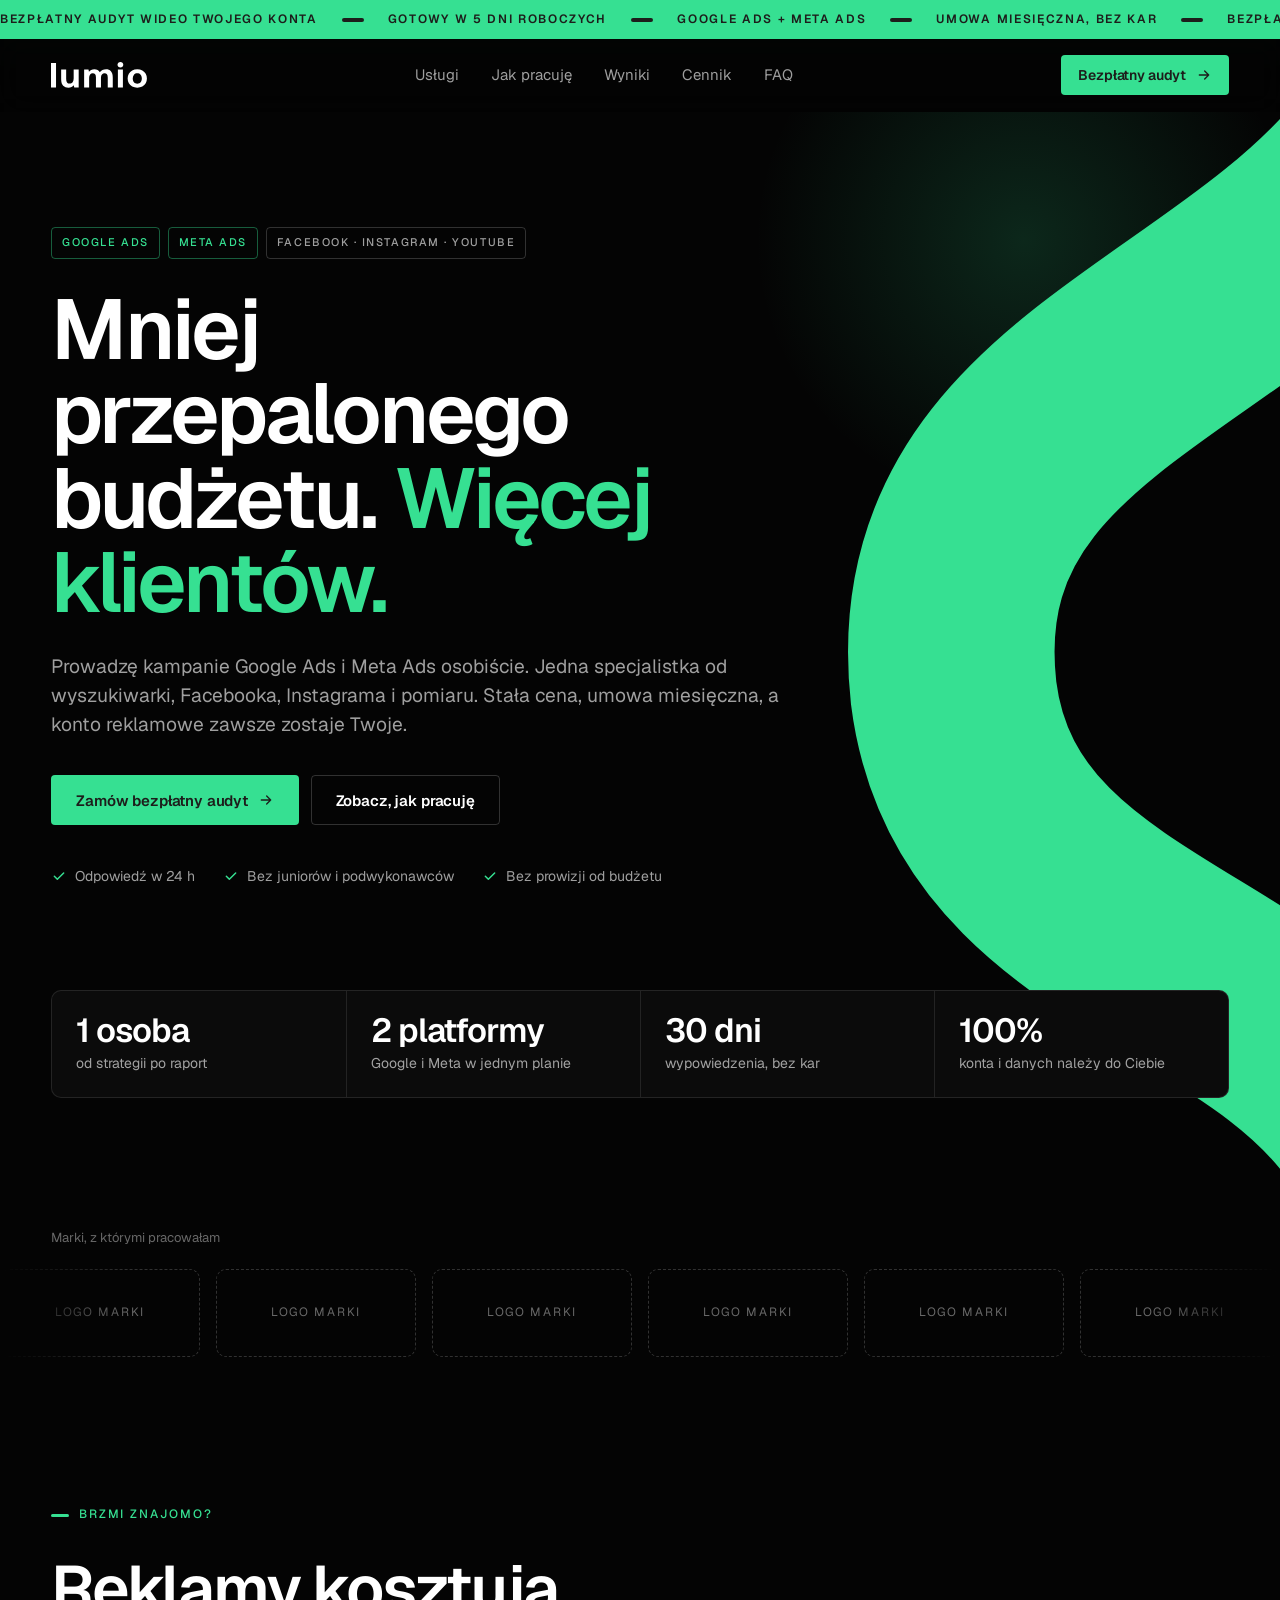
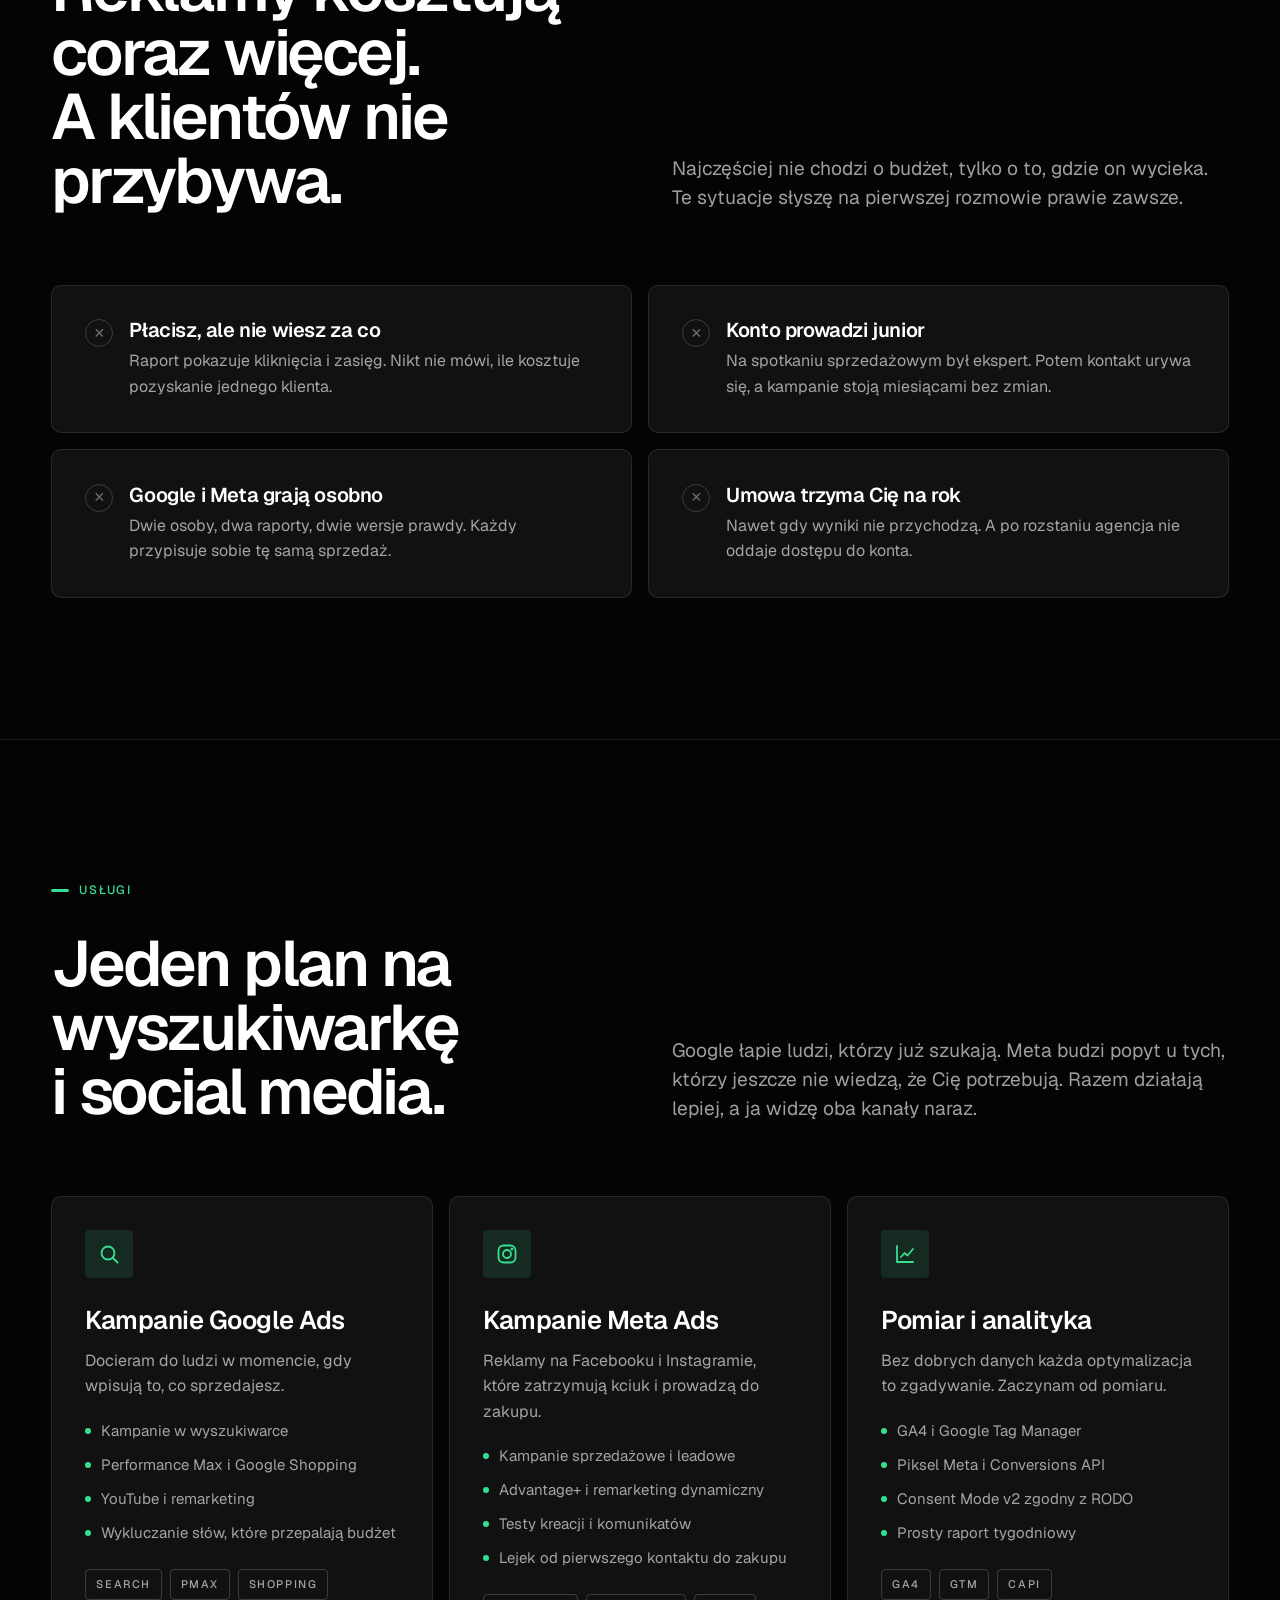
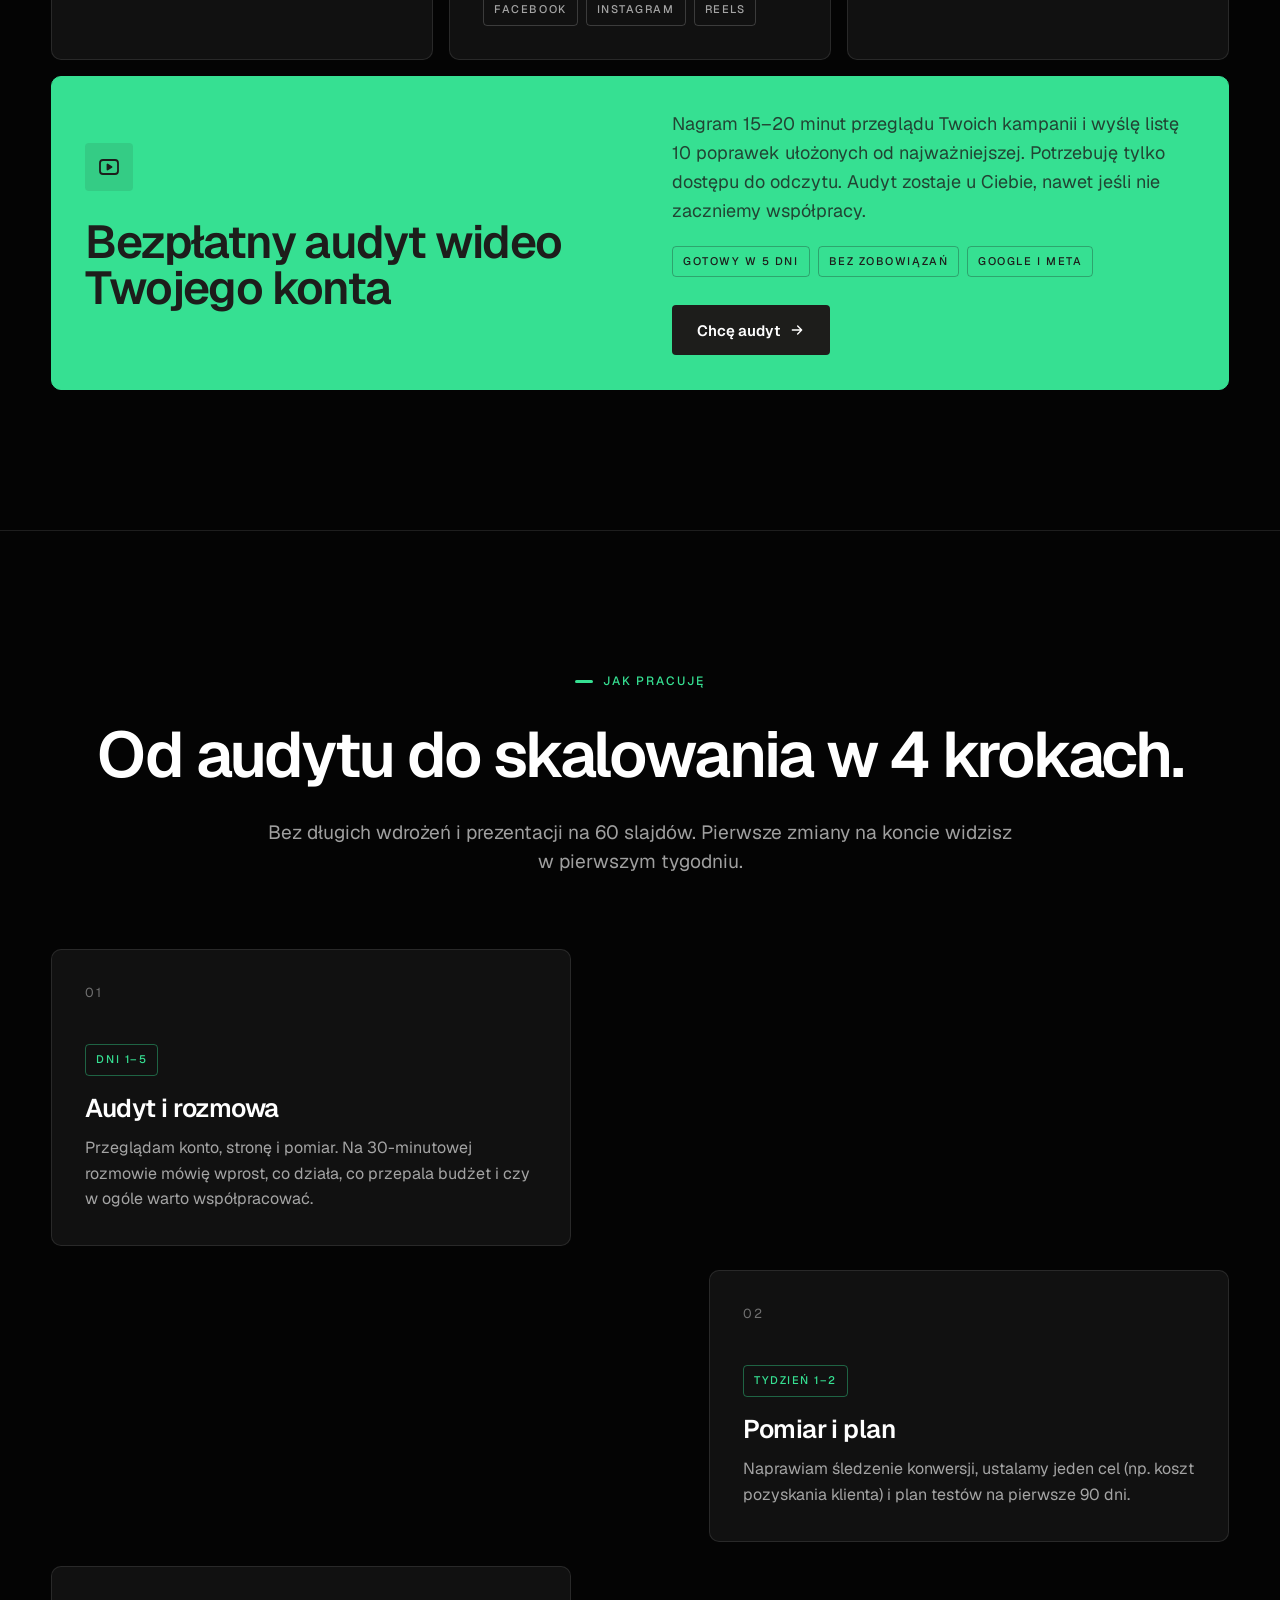
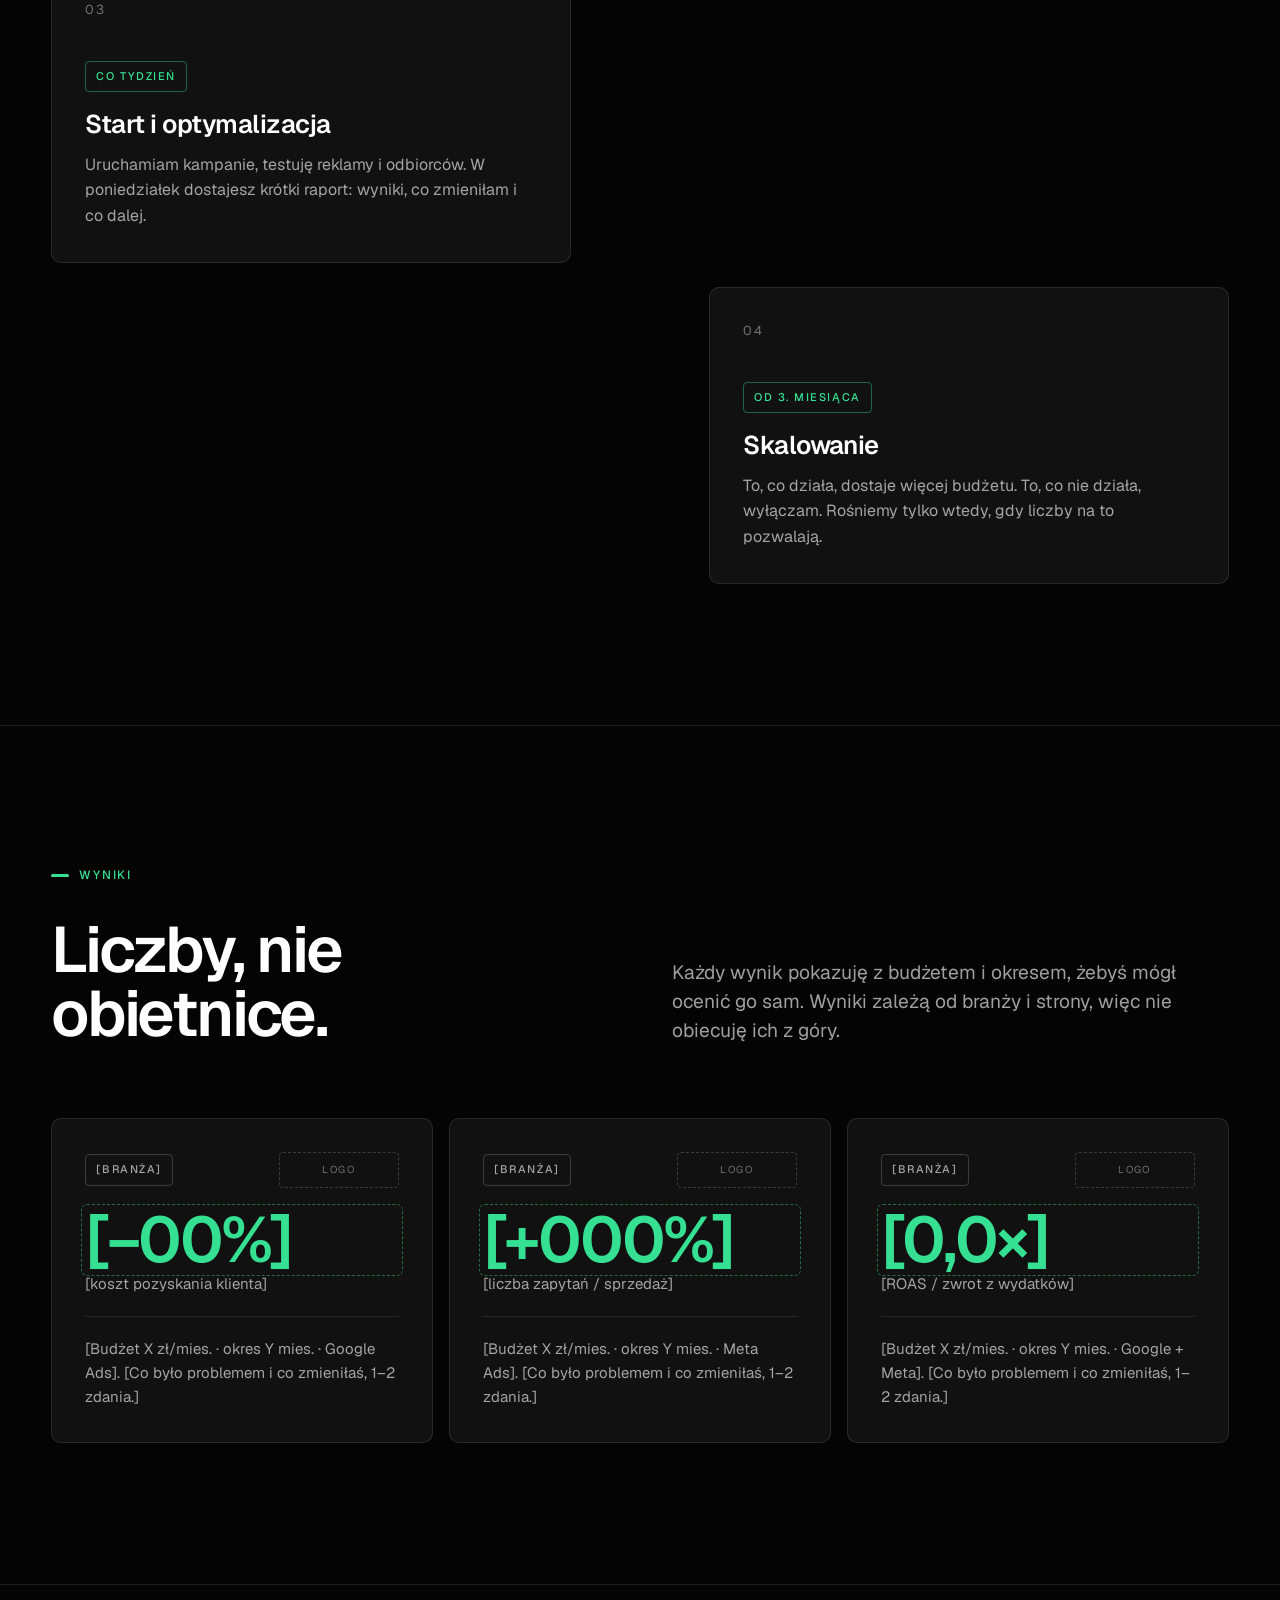
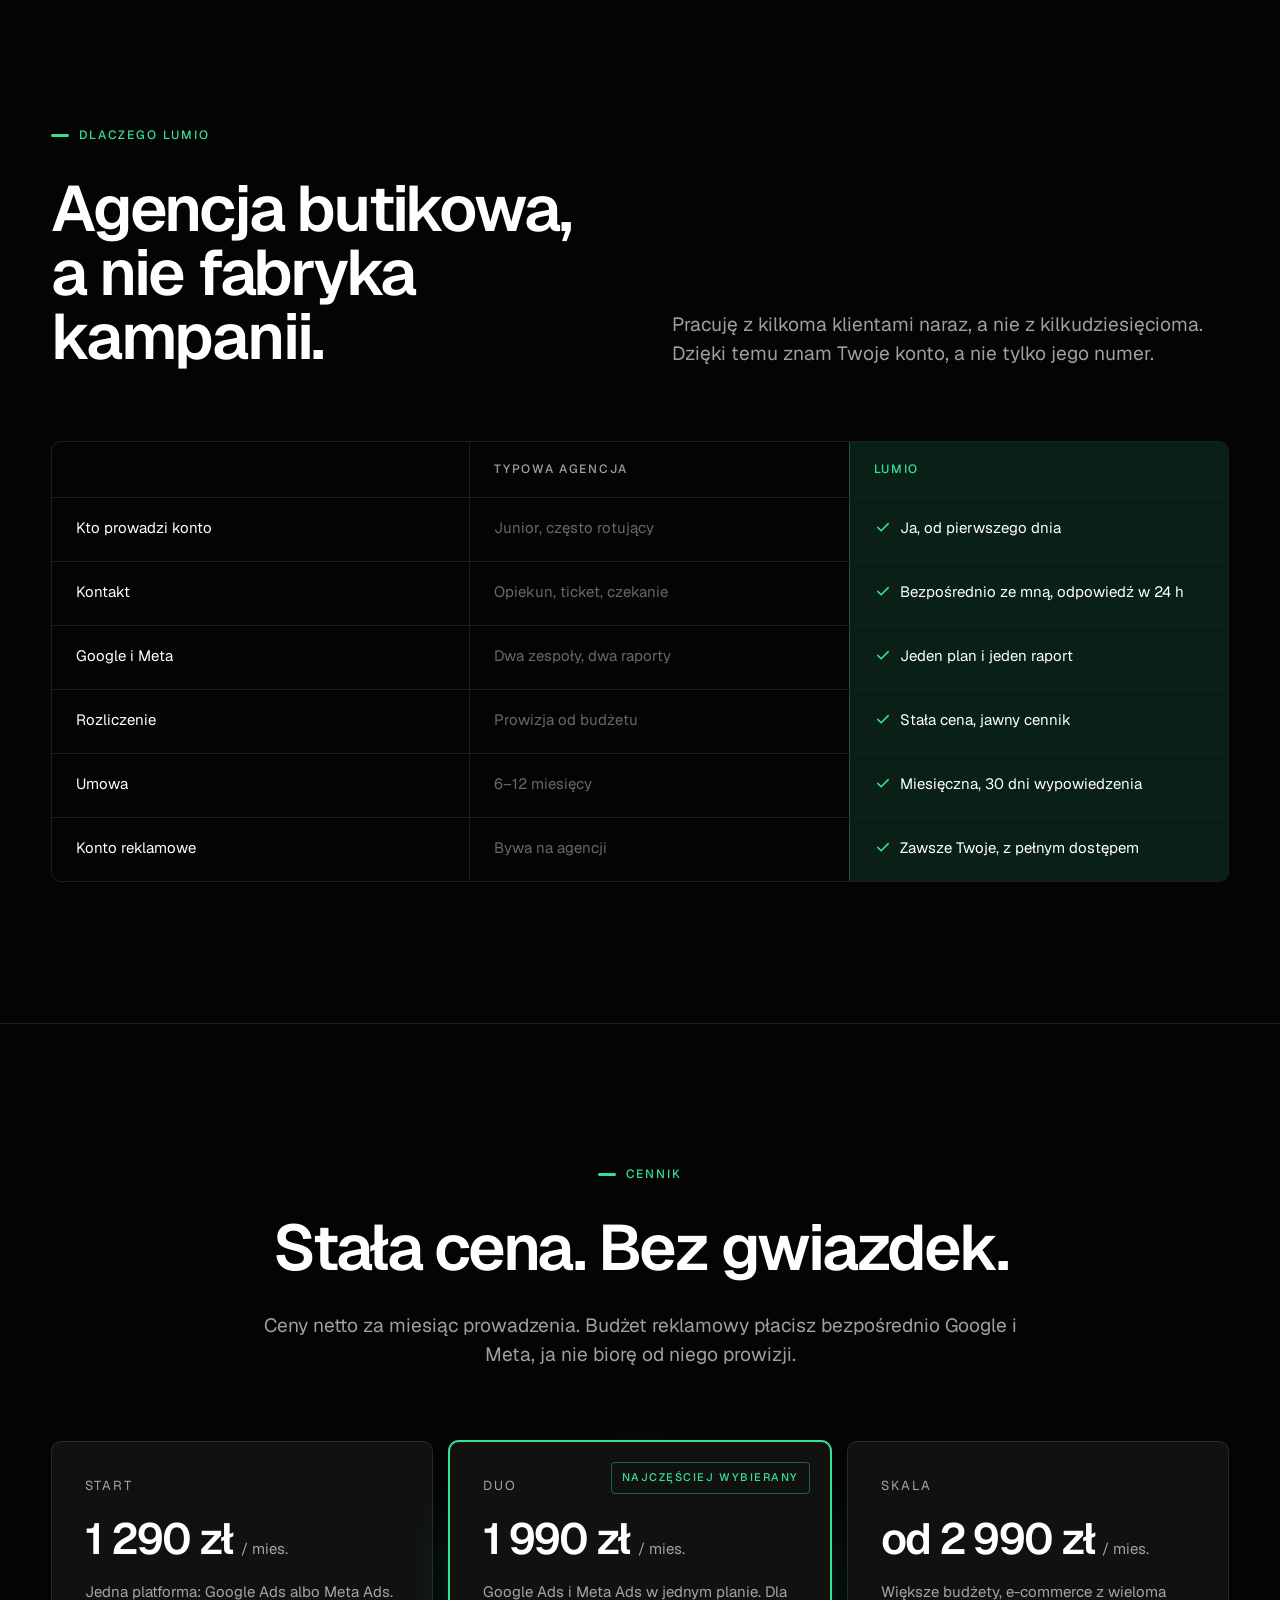
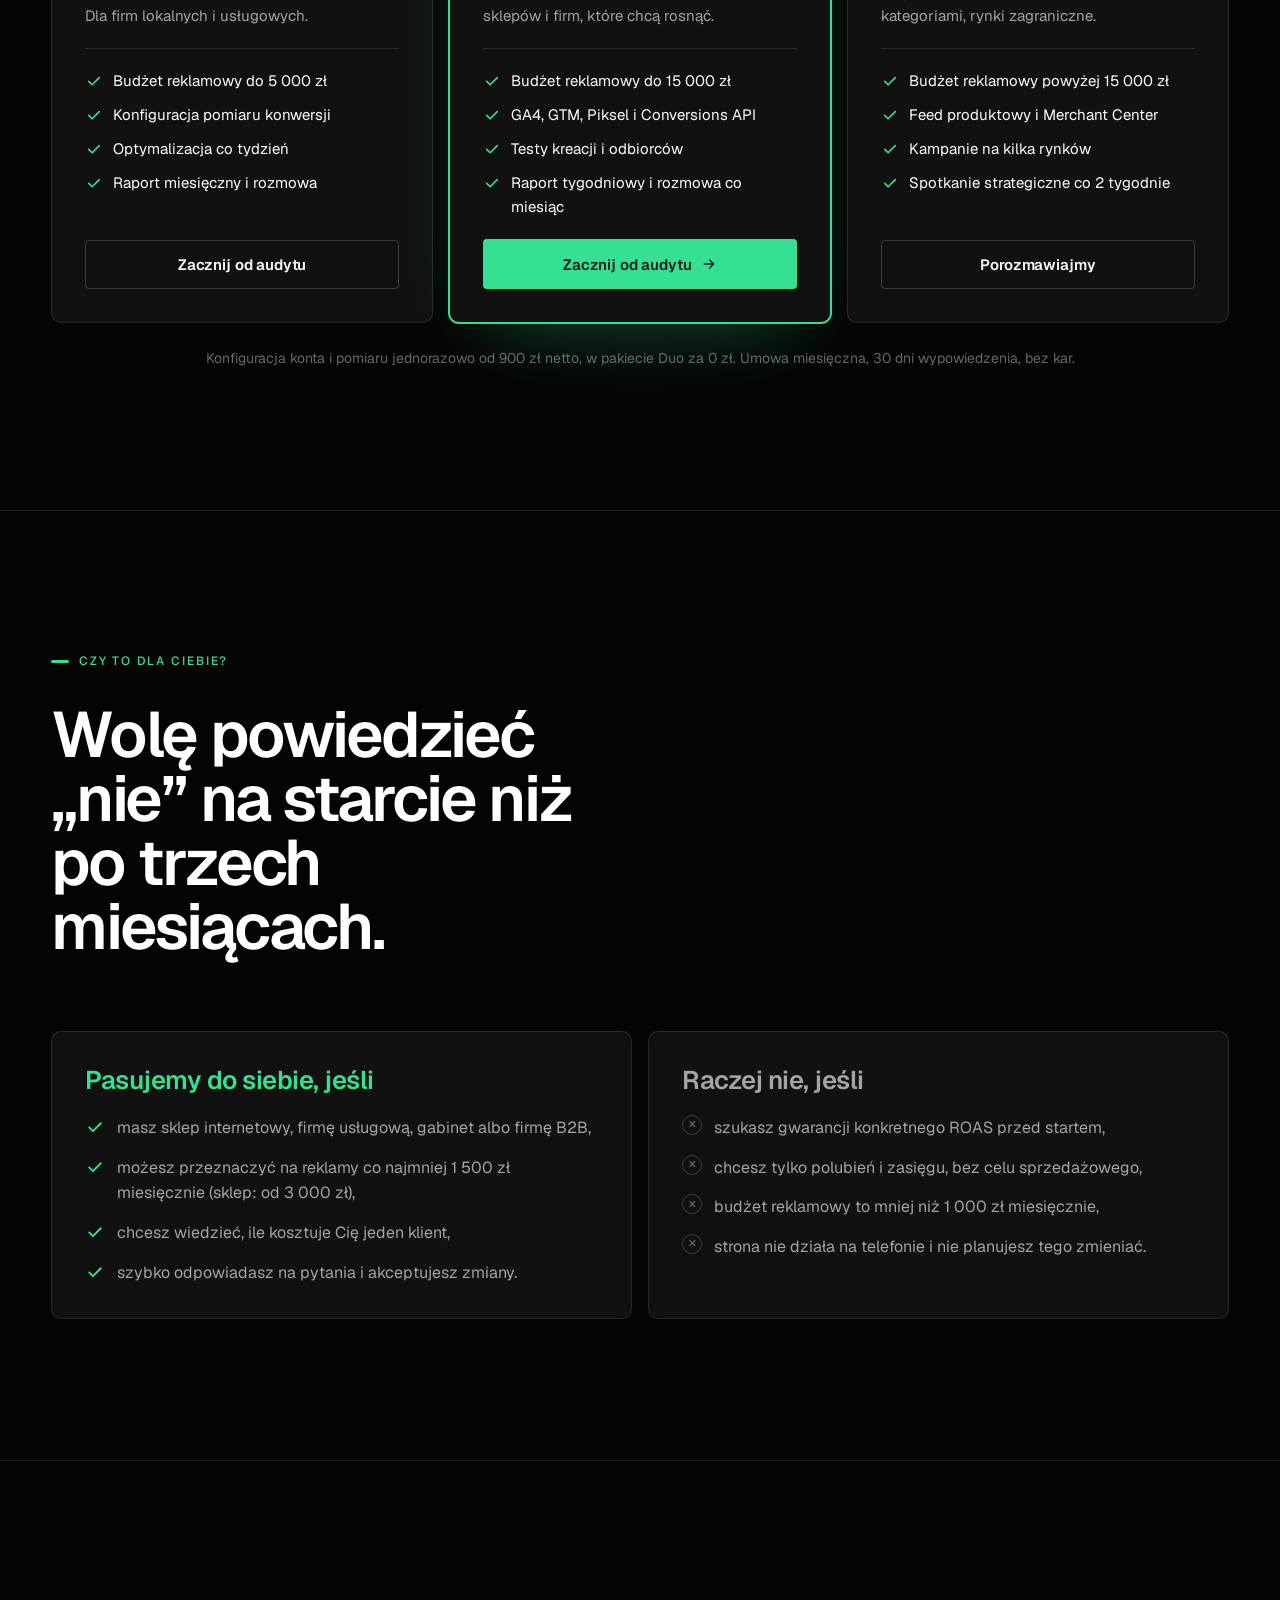
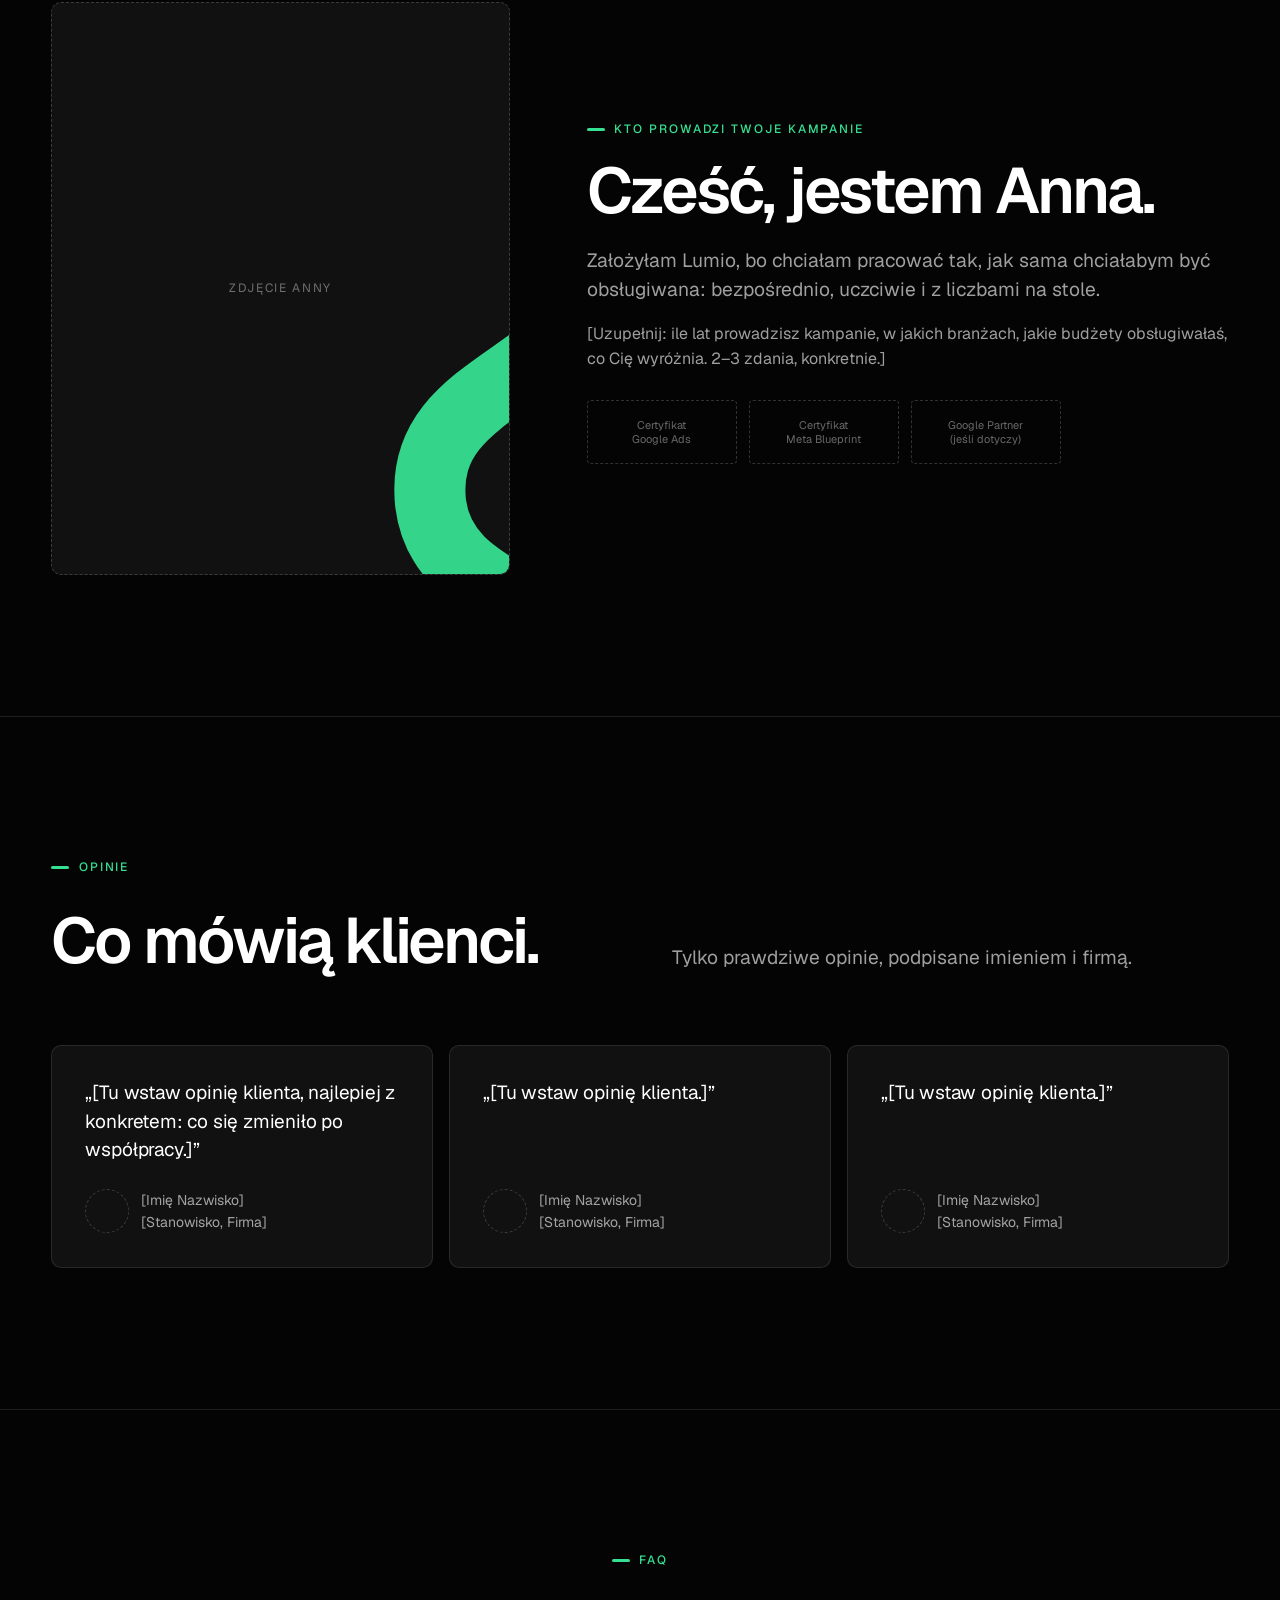
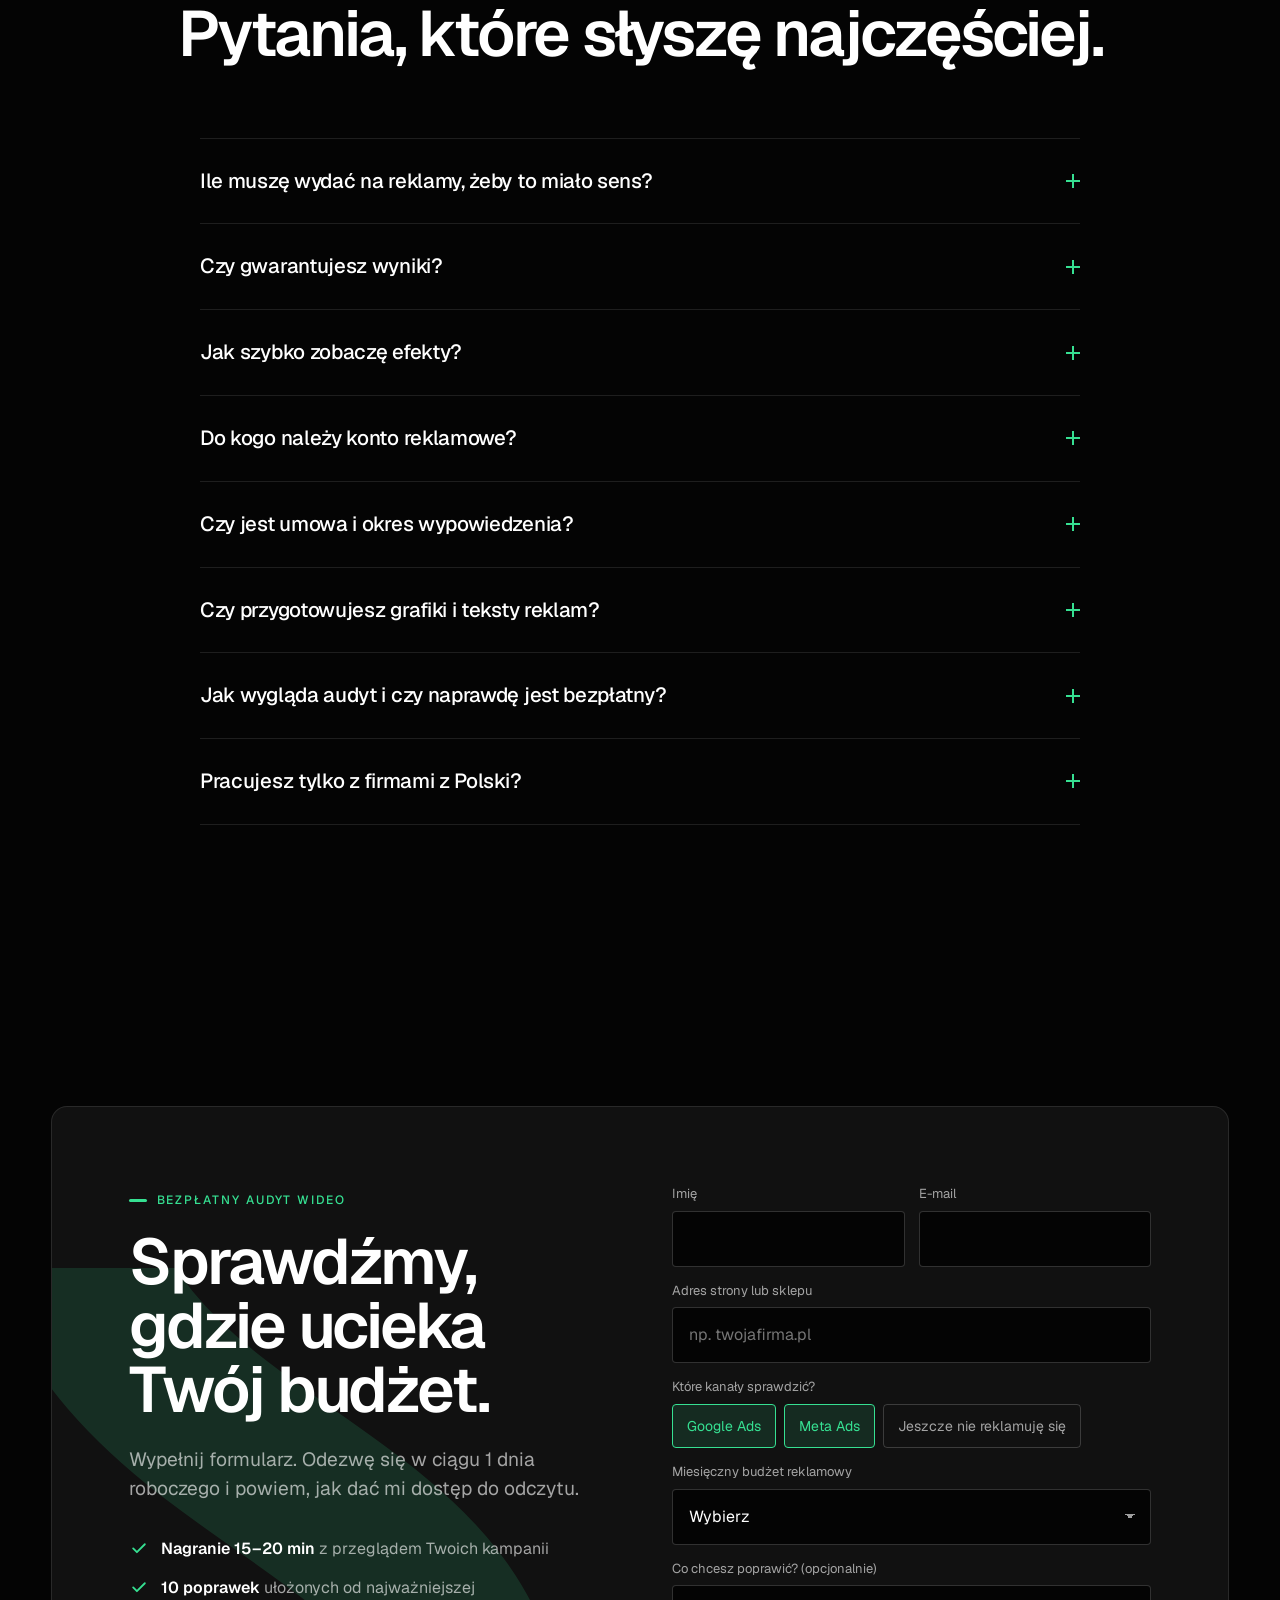
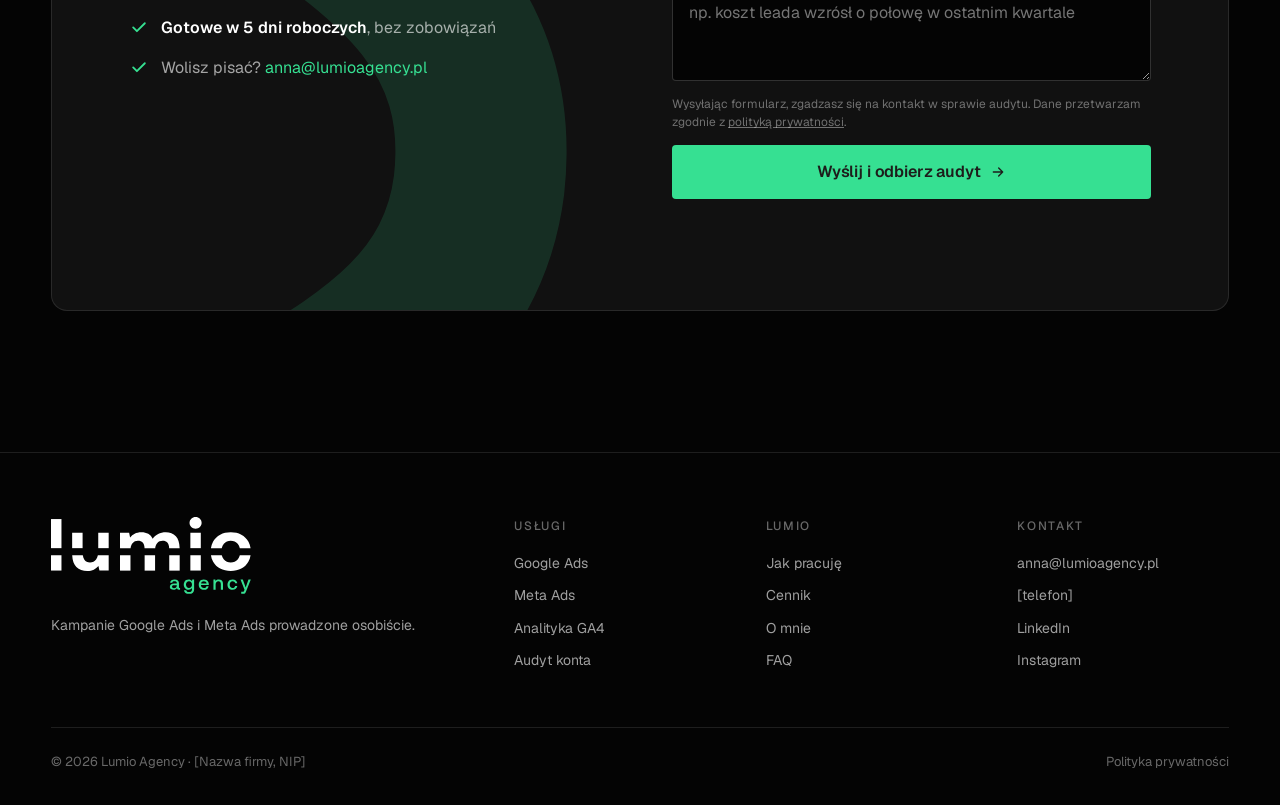
<file: index.html>
<!doctype html>
<html lang="pl" class="no-js">
<head>
<meta charset="utf-8">
<meta name="viewport" content="width=device-width, initial-scale=1">
<title>Specjalistka Google Ads i Meta Ads | Lumio Agency</title>
<meta name="description" content="Kampanie Google Ads i Meta Ads (Facebook, Instagram) prowadzone osobiście przez specjalistkę. Stała cena, umowa miesięczna, konto zostaje Twoje. Zamów bezpłatny audyt wideo.">
<meta name="theme-color" content="#040404">
<link rel="canonical" href="https://lumioagency.pl/">
<link rel="icon" href="assets/favicon.svg" type="image/svg+xml">
<link rel="preload" href="assets/fonts/Geist-Variable.woff2" as="font" type="font/woff2" crossorigin>
<meta property="og:type" content="website">
<meta property="og:locale" content="pl_PL">
<meta property="og:title" content="Lumio Agency — Google Ads i Meta Ads prowadzone osobiście">
<meta property="og:description" content="Mniej przepalonego budżetu, więcej klientów. Bezpłatny audyt wideo Twojego konta reklamowego.">
<meta property="og:url" content="https://lumioagency.pl/">
<link rel="stylesheet" href="assets/css/style.css">
<script type="application/ld+json">
{
  "@context": "https://schema.org",
  "@type": "ProfessionalService",
  "name": "Lumio Agency",
  "url": "https://lumioagency.pl/",
  "email": "anna@lumioagency.pl",
  "areaServed": "PL",
  "description": "Prowadzenie kampanii Google Ads i Meta Ads (Facebook, Instagram), audyty kont reklamowych i wdrożenia analityki.",
  "serviceType": ["Kampanie Google Ads", "Kampanie Meta Ads", "Audyt Google Ads", "Analityka GA4"]
}
</script>
</head>
<body>

<!-- Ikony -->
<svg width="0" height="0" style="position:absolute" aria-hidden="true">
  <symbol id="i-arrow" viewBox="0 0 24 24"><path d="M5 12h14M13 6l6 6-6 6" fill="none" stroke="currentColor" stroke-width="2" stroke-linecap="round" stroke-linejoin="round"/></symbol>
  <symbol id="i-check" viewBox="0 0 24 24"><path d="M5 12.5l4.5 4.5L19 7.5" fill="none" stroke="currentColor" stroke-width="2.2" stroke-linecap="round" stroke-linejoin="round"/></symbol>
  <symbol id="i-search" viewBox="0 0 24 24"><g fill="none" stroke="currentColor" stroke-width="1.8" stroke-linecap="round"><circle cx="11" cy="11" r="6.5"/><path d="M16 16l4.5 4.5"/></g></symbol>
  <symbol id="i-social" viewBox="0 0 24 24"><g fill="none" stroke="currentColor" stroke-width="1.8" stroke-linejoin="round"><rect x="3.5" y="3.5" width="17" height="17" rx="5"/><circle cx="12" cy="12" r="4"/><circle cx="17" cy="7" r=".6" fill="currentColor"/></g></symbol>
  <symbol id="i-chart" viewBox="0 0 24 24"><g fill="none" stroke="currentColor" stroke-width="1.8" stroke-linecap="round" stroke-linejoin="round"><path d="M4 20V4M4 20h16"/><path d="M8 15l3.5-4 3 2.5L20 7"/></g></symbol>
  <symbol id="i-play" viewBox="0 0 24 24"><g fill="none" stroke="currentColor" stroke-width="1.8" stroke-linejoin="round"><rect x="3" y="5" width="18" height="14" rx="3"/><path d="M10.5 9.5v5l4-2.5z" fill="currentColor"/></g></symbol>
  <symbol id="i-flame" viewBox="0 0 24 24"><path d="M12 3c1 3.5 5 5.5 5 10a5 5 0 0 1-10 0c0-2 1-3.5 2-4.5.3 1.5 1 2.5 2 3 0-3 0-6 1-8.5z" fill="none" stroke="currentColor" stroke-width="1.8" stroke-linejoin="round"/></symbol>
</svg>

<!-- Pasek u góry -->
<div class="ticker">
  <a href="#audyt" aria-label="Zamów bezpłatny audyt wideo">
    <div class="ticker__track" aria-hidden="true">
      <span class="ticker__item">Bezpłatny audyt wideo Twojego konta</span>
      <span class="ticker__item">Gotowy w 5 dni roboczych</span>
      <span class="ticker__item">Google Ads + Meta Ads</span>
      <span class="ticker__item">Umowa miesięczna, bez kar</span>
      <span class="ticker__item">Bezpłatny audyt wideo Twojego konta</span>
      <span class="ticker__item">Gotowy w 5 dni roboczych</span>
      <span class="ticker__item">Google Ads + Meta Ads</span>
      <span class="ticker__item">Umowa miesięczna, bez kar</span>
    </div>
  </a>
</div>

<!-- Nawigacja -->
<header class="nav">
  <div class="wrap nav__inner">
    <a href="#top" class="nav__logo" aria-label="Lumio Agency – strona główna"><img src="assets/lumio-white.svg" alt="lumio" width="240" height="66"></a>
    <nav class="nav__links" aria-label="Główne">
      <a href="#uslugi">Usługi</a>
      <a href="#jak-pracuje">Jak pracuję</a>
      <a href="#wyniki">Wyniki</a>
      <a href="#cennik">Cennik</a>
      <a href="#faq">FAQ</a>
    </nav>
    <div class="nav__cta">
      <a href="#audyt" class="btn btn--primary btn--sm">Bezpłatny audyt <svg aria-hidden="true"><use href="#i-arrow"/></svg></a>
      <button class="nav__burger" aria-label="Menu" aria-expanded="false"><span></span><span></span><span></span></button>
    </div>
  </div>
</header>

<main id="top">

  <!-- HERO -->
  <section class="hero">
    <div class="hero__glow"></div>
    <!-- Wąż: Figma, węzeł 10:2 -->
    <svg class="snake snake--intro" viewBox="0 0 380 540" preserveAspectRatio="xMidYMid slice" aria-hidden="true">
      <path pathLength="1" d="M330 -80C330 130 70 110 90 290C110 450 360 400 300 640"/>
    </svg>

    <div class="wrap hero__content">
      <div class="chips reveal">
        <span class="chip chip--green">Google Ads</span>
        <span class="chip chip--green">Meta Ads</span>
        <span class="chip">Facebook · Instagram · YouTube</span>
      </div>
      <h1 class="h1 reveal" style="--d:.05s">Mniej przepalonego budżetu. <em>Więcej klientów.</em></h1>
      <p class="lead reveal" style="--d:.1s">Prowadzę kampanie Google Ads i Meta Ads osobiście. Jedna specjalistka od wyszukiwarki, Facebooka, Instagrama i&nbsp;pomiaru. Stała cena, umowa miesięczna, a konto reklamowe zawsze zostaje Twoje.</p>
      <div class="hero__ctas reveal" style="--d:.15s">
        <a href="#audyt" class="btn btn--primary">Zamów bezpłatny audyt <svg aria-hidden="true"><use href="#i-arrow"/></svg></a>
        <a href="#jak-pracuje" class="btn btn--ghost">Zobacz, jak pracuję</a>
      </div>
      <ul class="hero__proof reveal" style="--d:.2s">
        <li><svg aria-hidden="true"><use href="#i-check"/></svg>Odpowiedź w 24 h</li>
        <li><svg aria-hidden="true"><use href="#i-check"/></svg>Bez juniorów i&nbsp;podwykonawców</li>
        <li><svg aria-hidden="true"><use href="#i-check"/></svg>Bez prowizji od budżetu</li>
      </ul>
    </div>

    <div class="wrap" style="margin-top: clamp(56px, 8vw, 104px)">
      <div class="facts reveal">
        <div class="fact"><strong>1 osoba</strong><span>od strategii po raport</span></div>
        <div class="fact"><strong>2 platformy</strong><span>Google i Meta w jednym planie</span></div>
        <div class="fact"><strong>30 dni</strong><span>wypowiedzenia, bez kar</span></div>
        <div class="fact"><strong>100%</strong><span>konta i danych należy do Ciebie</span></div>
      </div>
    </div>
  </section>

  <!-- LOGO MAREK -->
  <section class="logos" aria-label="Marki, z którymi pracowałam">
    <div class="wrap">
      <p class="logos__label">Marki, z którymi pracowałam</p>
    </div>
    <div class="logos__row">
      <!-- Wstaw logo: <div class="logo-slot"><img src="assets/logos/marka.svg" alt="Nazwa marki"></div>.
           Zestaw jest powielony dwa razy, żeby przewijanie było płynne. Drugi zestaw ma aria-hidden. -->
      <div class="logos__track">
        <div class="logo-slot">Logo marki</div><div class="logo-slot">Logo marki</div><div class="logo-slot">Logo marki</div><div class="logo-slot">Logo marki</div><div class="logo-slot">Logo marki</div><div class="logo-slot">Logo marki</div><div class="logo-slot">Logo marki</div><div class="logo-slot">Logo marki</div>
        <div class="logo-slot" aria-hidden="true">Logo marki</div><div class="logo-slot" aria-hidden="true">Logo marki</div><div class="logo-slot" aria-hidden="true">Logo marki</div><div class="logo-slot" aria-hidden="true">Logo marki</div><div class="logo-slot" aria-hidden="true">Logo marki</div><div class="logo-slot" aria-hidden="true">Logo marki</div><div class="logo-slot" aria-hidden="true">Logo marki</div><div class="logo-slot" aria-hidden="true">Logo marki</div>
      </div>
    </div>
  </section>

  <!-- PROBLEM -->
  <section class="section">
    <div class="wrap">
      <div class="section__head">
        <span class="eyebrow reveal">Brzmi znajomo?</span>
        <h2 class="h2 reveal">Reklamy kosztują coraz więcej. A&nbsp;klientów nie przybywa.</h2>
        <p class="lead reveal">Najczęściej nie chodzi o budżet, tylko o to, gdzie on wycieka. Te sytuacje słyszę na pierwszej rozmowie prawie zawsze.</p>
      </div>
      <div class="grid grid--2">
        <div class="card pain reveal"><span class="pain__x">✕</span><div><h3 class="h3">Płacisz, ale nie wiesz za co</h3><p>Raport pokazuje kliknięcia i zasięg. Nikt nie mówi, ile kosztuje pozyskanie jednego klienta.</p></div></div>
        <div class="card pain reveal" style="--d:.05s"><span class="pain__x">✕</span><div><h3 class="h3">Konto prowadzi junior</h3><p>Na spotkaniu sprzedażowym był ekspert. Potem kontakt urywa się, a kampanie stoją miesiącami bez zmian.</p></div></div>
        <div class="card pain reveal" style="--d:.1s"><span class="pain__x">✕</span><div><h3 class="h3">Google i Meta grają osobno</h3><p>Dwie osoby, dwa raporty, dwie wersje prawdy. Każdy przypisuje sobie tę samą sprzedaż.</p></div></div>
        <div class="card pain reveal" style="--d:.15s"><span class="pain__x">✕</span><div><h3 class="h3">Umowa trzyma Cię na rok</h3><p>Nawet gdy wyniki nie przychodzą. A&nbsp;po rozstaniu agencja nie oddaje dostępu do konta.</p></div></div>
      </div>
    </div>
  </section>

  <!-- USŁUGI -->
  <section class="section section--line" id="uslugi">
    <div class="wrap">
      <div class="section__head">
        <span class="eyebrow reveal">Usługi</span>
        <h2 class="h2 reveal">Jeden plan na wyszukiwarkę i&nbsp;social media.</h2>
        <p class="lead reveal">Google łapie ludzi, którzy już szukają. Meta budzi popyt u tych, którzy jeszcze nie wiedzą, że Cię potrzebują. Razem działają lepiej, a ja widzę oba kanały naraz.</p>
      </div>
      <div class="grid grid--3">
        <article class="card service reveal">
          <div class="card__icon"><svg aria-hidden="true"><use href="#i-search"/></svg></div>
          <h3 class="h3">Kampanie Google Ads</h3>
          <p>Docieram do ludzi w momencie, gdy wpisują to, co sprzedajesz.</p>
          <ul>
            <li>Kampanie w wyszukiwarce</li>
            <li>Performance Max i Google Shopping</li>
            <li>YouTube i remarketing</li>
            <li>Wykluczanie słów, które przepalają budżet</li>
          </ul>
          <div class="chips"><span class="chip">Search</span><span class="chip">PMax</span><span class="chip">Shopping</span></div>
        </article>
        <article class="card service reveal" style="--d:.05s">
          <div class="card__icon"><svg aria-hidden="true"><use href="#i-social"/></svg></div>
          <h3 class="h3">Kampanie Meta Ads</h3>
          <p>Reklamy na Facebooku i Instagramie, które zatrzymują kciuk i prowadzą do zakupu.</p>
          <ul>
            <li>Kampanie sprzedażowe i leadowe</li>
            <li>Advantage+ i remarketing dynamiczny</li>
            <li>Testy kreacji i komunikatów</li>
            <li>Lejek od pierwszego kontaktu do zakupu</li>
          </ul>
          <div class="chips"><span class="chip">Facebook</span><span class="chip">Instagram</span><span class="chip">Reels</span></div>
        </article>
        <article class="card service reveal" style="--d:.1s">
          <div class="card__icon"><svg aria-hidden="true"><use href="#i-chart"/></svg></div>
          <h3 class="h3">Pomiar i analityka</h3>
          <p>Bez dobrych danych każda optymalizacja to zgadywanie. Zaczynam od pomiaru.</p>
          <ul>
            <li>GA4 i Google Tag Manager</li>
            <li>Piksel Meta i Conversions API</li>
            <li>Consent Mode v2 zgodny z RODO</li>
            <li>Prosty raport tygodniowy</li>
          </ul>
          <div class="chips"><span class="chip">GA4</span><span class="chip">GTM</span><span class="chip">CAPI</span></div>
        </article>
      </div>
      <article class="card service service--feature reveal" style="margin-top:16px">
        <div class="grid grid--2" style="gap:24px 64px; align-items:center">
          <div>
            <div class="card__icon"><svg aria-hidden="true"><use href="#i-play"/></svg></div>
            <h3 class="h2" style="font-size:clamp(30px,3.6vw,48px)">Bezpłatny audyt wideo Twojego konta</h3>
          </div>
          <div>
            <p style="font-size:18px">Nagram 15–20 minut przeglądu Twoich kampanii i wyślę listę 10 poprawek ułożonych od najważniejszej. Potrzebuję tylko dostępu do odczytu. Audyt zostaje u Ciebie, nawet jeśli nie zaczniemy współpracy.</p>
            <div class="chips" style="margin:20px 0 28px"><span class="chip">Gotowy w 5 dni</span><span class="chip">Bez zobowiązań</span><span class="chip">Google i Meta</span></div>
            <a href="#audyt" class="btn btn--dark">Chcę audyt <svg aria-hidden="true"><use href="#i-arrow"/></svg></a>
          </div>
        </div>
      </article>
    </div>
  </section>

  <!-- JAK PRACUJĘ -->
  <section class="section section--line process" id="jak-pracuje">
    <div class="wrap">
      <div class="section__head section__head--center">
        <span class="eyebrow reveal">Jak pracuję</span>
        <h2 class="h2 reveal">Od audytu do skalowania w&nbsp;4 krokach.</h2>
        <p class="lead reveal">Bez długich wdrożeń i prezentacji na 60 slajdów. Pierwsze zmiany na koncie widzisz w pierwszym tygodniu.</p>
      </div>
      <div class="steps">
        <svg class="snake process__snake" viewBox="0 0 380 1500" preserveAspectRatio="xMidYMid slice" aria-hidden="true">
          <path pathLength="1" d="M330 -80C330 130 70 110 90 290C110 450 330 430 330 640C330 850 70 830 90 1010C110 1170 330 1150 330 1360C330 1460 300 1520 300 1600"/>
        </svg>
        <div class="step"><div class="card reveal"><span class="card__num">01</span><span class="chip chip--green step__time">Dni 1–5</span><h3 class="h3">Audyt i rozmowa</h3><p>Przeglądam konto, stronę i pomiar. Na 30-minutowej rozmowie mówię wprost, co działa, co przepala budżet i czy w ogóle warto współpracować.</p></div></div>
        <div class="step"><div class="card reveal"><span class="card__num">02</span><span class="chip chip--green step__time">Tydzień 1–2</span><h3 class="h3">Pomiar i plan</h3><p>Naprawiam śledzenie konwersji, ustalamy jeden cel (np. koszt pozyskania klienta) i plan testów na pierwsze 90 dni.</p></div></div>
        <div class="step"><div class="card reveal"><span class="card__num">03</span><span class="chip chip--green step__time">Co tydzień</span><h3 class="h3">Start i optymalizacja</h3><p>Uruchamiam kampanie, testuję reklamy i odbiorców. W poniedziałek dostajesz krótki raport: wyniki, co zmieniłam i co dalej.</p></div></div>
        <div class="step"><div class="card reveal"><span class="card__num">04</span><span class="chip chip--green step__time">Od 3. miesiąca</span><h3 class="h3">Skalowanie</h3><p>To, co działa, dostaje więcej budżetu. To, co nie działa, wyłączam. Rośniemy tylko wtedy, gdy liczby na to pozwalają.</p></div></div>
      </div>
    </div>
  </section>

  <!-- WYNIKI -->
  <section class="section section--line" id="wyniki">
    <div class="wrap">
      <div class="section__head">
        <span class="eyebrow reveal">Wyniki</span>
        <h2 class="h2 reveal">Liczby, nie obietnice.</h2>
        <p class="lead reveal">Każdy wynik pokazuję z budżetem i okresem, żebyś mógł ocenić go sam. Wyniki zależą od branży i strony, więc nie obiecuję ich z góry.</p>
      </div>
      <!-- Uzupełnij prawdziwymi danymi. Pola w [nawiasach] są do podmiany. -->
      <div class="grid grid--3">
        <article class="card case reveal">
          <div class="case__brand"><span class="chip">[Branża]</span><span class="case__logo">Logo</span></div>
          <div><div class="case__metric placeholder">[−00%]</div><div class="case__label">[koszt pozyskania klienta]</div></div>
          <p class="case__body">[Budżet X zł/mies. · okres Y mies. · Google Ads]. [Co było problemem i co zmieniłaś, 1–2 zdania.]</p>
        </article>
        <article class="card case reveal" style="--d:.05s">
          <div class="case__brand"><span class="chip">[Branża]</span><span class="case__logo">Logo</span></div>
          <div><div class="case__metric placeholder">[+000%]</div><div class="case__label">[liczba zapytań / sprzedaż]</div></div>
          <p class="case__body">[Budżet X zł/mies. · okres Y mies. · Meta Ads]. [Co było problemem i co zmieniłaś, 1–2 zdania.]</p>
        </article>
        <article class="card case reveal" style="--d:.1s">
          <div class="case__brand"><span class="chip">[Branża]</span><span class="case__logo">Logo</span></div>
          <div><div class="case__metric placeholder">[0,0×]</div><div class="case__label">[ROAS / zwrot z wydatków]</div></div>
          <p class="case__body">[Budżet X zł/mies. · okres Y mies. · Google + Meta]. [Co było problemem i co zmieniłaś, 1–2 zdania.]</p>
        </article>
      </div>
    </div>
  </section>

  <!-- PORÓWNANIE -->
  <section class="section section--line">
    <div class="wrap">
      <div class="section__head">
        <span class="eyebrow reveal">Dlaczego Lumio</span>
        <h2 class="h2 reveal">Agencja butikowa, a&nbsp;nie fabryka kampanii.</h2>
        <p class="lead reveal">Pracuję z kilkoma klientami naraz, a nie z kilkudziesięcioma. Dzięki temu znam Twoje konto, a&nbsp;nie tylko jego numer.</p>
      </div>
      <div class="compare reveal">
        <div class="compare__row compare__head"><div></div><div>Typowa agencja</div><div>Lumio</div></div>
        <div class="compare__row"><div>Kto prowadzi konto</div><div>Junior, często rotujący</div><div><span class="yes"><svg aria-hidden="true"><use href="#i-check"/></svg>Ja, od pierwszego dnia</span></div></div>
        <div class="compare__row"><div>Kontakt</div><div>Opiekun, ticket, czekanie</div><div><span class="yes"><svg aria-hidden="true"><use href="#i-check"/></svg>Bezpośrednio ze mną, odpowiedź w 24 h</span></div></div>
        <div class="compare__row"><div>Google i Meta</div><div>Dwa zespoły, dwa raporty</div><div><span class="yes"><svg aria-hidden="true"><use href="#i-check"/></svg>Jeden plan i jeden raport</span></div></div>
        <div class="compare__row"><div>Rozliczenie</div><div>Prowizja od budżetu</div><div><span class="yes"><svg aria-hidden="true"><use href="#i-check"/></svg>Stała cena, jawny cennik</span></div></div>
        <div class="compare__row"><div>Umowa</div><div>6–12 miesięcy</div><div><span class="yes"><svg aria-hidden="true"><use href="#i-check"/></svg>Miesięczna, 30 dni wypowiedzenia</span></div></div>
        <div class="compare__row"><div>Konto reklamowe</div><div>Bywa na agencji</div><div><span class="yes"><svg aria-hidden="true"><use href="#i-check"/></svg>Zawsze Twoje, z pełnym dostępem</span></div></div>
      </div>
    </div>
  </section>

  <!-- CENNIK -->
  <section class="section section--line" id="cennik">
    <div class="wrap">
      <div class="section__head section__head--center">
        <span class="eyebrow reveal">Cennik</span>
        <h2 class="h2 reveal">Stała cena. Bez gwiazdek.</h2>
        <p class="lead reveal">Ceny netto za miesiąc prowadzenia. Budżet reklamowy płacisz bezpośrednio Google i Meta, ja nie biorę od niego prowizji.</p>
      </div>
      <div class="grid grid--3">
        <article class="card price reveal">
          <span class="price__name">Start</span>
          <div class="price__amount">1 290 zł <small>/ mies.</small></div>
          <p class="price__for">Jedna platforma: Google Ads albo Meta Ads. Dla firm lokalnych i usługowych.</p>
          <ul>
            <li><svg aria-hidden="true"><use href="#i-check"/></svg>Budżet reklamowy do 5 000 zł</li>
            <li><svg aria-hidden="true"><use href="#i-check"/></svg>Konfiguracja pomiaru konwersji</li>
            <li><svg aria-hidden="true"><use href="#i-check"/></svg>Optymalizacja co tydzień</li>
            <li><svg aria-hidden="true"><use href="#i-check"/></svg>Raport miesięczny i rozmowa</li>
          </ul>
          <a href="#audyt" class="btn btn--ghost">Zacznij od audytu</a>
        </article>
        <article class="card price price--hot reveal" style="--d:.05s">
          <span class="chip chip--green price__badge">Najczęściej wybierany</span>
          <span class="price__name">Duo</span>
          <div class="price__amount">1 990 zł <small>/ mies.</small></div>
          <p class="price__for">Google Ads i Meta Ads w jednym planie. Dla sklepów i firm, które chcą rosnąć.</p>
          <ul>
            <li><svg aria-hidden="true"><use href="#i-check"/></svg>Budżet reklamowy do 15 000 zł</li>
            <li><svg aria-hidden="true"><use href="#i-check"/></svg>GA4, GTM, Piksel i Conversions API</li>
            <li><svg aria-hidden="true"><use href="#i-check"/></svg>Testy kreacji i odbiorców</li>
            <li><svg aria-hidden="true"><use href="#i-check"/></svg>Raport tygodniowy i rozmowa co miesiąc</li>
          </ul>
          <a href="#audyt" class="btn btn--primary">Zacznij od audytu <svg aria-hidden="true"><use href="#i-arrow"/></svg></a>
        </article>
        <article class="card price reveal" style="--d:.1s">
          <span class="price__name">Skala</span>
          <div class="price__amount">od 2 990 zł <small>/ mies.</small></div>
          <p class="price__for">Większe budżety, e-commerce z wieloma kategoriami, rynki zagraniczne.</p>
          <ul>
            <li><svg aria-hidden="true"><use href="#i-check"/></svg>Budżet reklamowy powyżej 15 000 zł</li>
            <li><svg aria-hidden="true"><use href="#i-check"/></svg>Feed produktowy i Merchant Center</li>
            <li><svg aria-hidden="true"><use href="#i-check"/></svg>Kampanie na kilka rynków</li>
            <li><svg aria-hidden="true"><use href="#i-check"/></svg>Spotkanie strategiczne co 2 tygodnie</li>
          </ul>
          <a href="#audyt" class="btn btn--ghost">Porozmawiajmy</a>
        </article>
      </div>
      <p class="pricing-note reveal">Konfiguracja konta i pomiaru jednorazowo od 900 zł netto, w pakiecie Duo za 0 zł. Umowa miesięczna, 30 dni wypowiedzenia, bez kar.</p>
    </div>
  </section>

  <!-- DLA KOGO -->
  <section class="section section--line">
    <div class="wrap">
      <div class="section__head">
        <span class="eyebrow reveal">Czy to dla Ciebie?</span>
        <h2 class="h2 reveal">Wolę powiedzieć „nie” na starcie niż po trzech miesiącach.</h2>
      </div>
      <div class="grid grid--2">
        <div class="card reveal">
          <h3 class="h3 green" style="margin-bottom:20px">Pasujemy do siebie, jeśli</h3>
          <ul class="cta-list" style="margin-top:0">
            <li><svg aria-hidden="true"><use href="#i-check"/></svg><span>masz sklep internetowy, firmę usługową, gabinet albo firmę B2B,</span></li>
            <li><svg aria-hidden="true"><use href="#i-check"/></svg><span>możesz przeznaczyć na reklamy co najmniej 1 500 zł miesięcznie (sklep: od 3 000 zł),</span></li>
            <li><svg aria-hidden="true"><use href="#i-check"/></svg><span>chcesz wiedzieć, ile kosztuje Cię jeden klient,</span></li>
            <li><svg aria-hidden="true"><use href="#i-check"/></svg><span>szybko odpowiadasz na pytania i akceptujesz zmiany.</span></li>
          </ul>
        </div>
        <div class="card reveal" style="--d:.05s">
          <h3 class="h3" style="margin-bottom:20px; color:var(--muted)">Raczej nie, jeśli</h3>
          <ul class="cta-list" style="margin-top:0">
            <li><span class="pain__x" style="width:20px;height:20px;font-size:11px">✕</span><span>szukasz gwarancji konkretnego ROAS przed startem,</span></li>
            <li><span class="pain__x" style="width:20px;height:20px;font-size:11px">✕</span><span>chcesz tylko polubień i zasięgu, bez celu sprzedażowego,</span></li>
            <li><span class="pain__x" style="width:20px;height:20px;font-size:11px">✕</span><span>budżet reklamowy to mniej niż 1 000 zł miesięcznie,</span></li>
            <li><span class="pain__x" style="width:20px;height:20px;font-size:11px">✕</span><span>strona nie działa na telefonie i nie planujesz tego zmieniać.</span></li>
          </ul>
        </div>
      </div>
    </div>
  </section>

  <!-- O MNIE -->
  <section class="section section--line" id="o-mnie">
    <div class="wrap about">
      <div class="about__photo reveal">
        <!-- Wstaw zdjęcie: <img src="assets/anna.jpg" alt="Anna [Nazwisko], specjalistka Google Ads i Meta Ads"> -->
        Zdjęcie Anny
        <svg class="snake" viewBox="0 0 380 540" aria-hidden="true"><path pathLength="1" style="stroke-dashoffset:0" d="M330 -80C330 130 70 110 90 290C110 450 360 400 300 640"/></svg>
      </div>
      <div>
        <span class="eyebrow reveal">Kto prowadzi Twoje kampanie</span>
        <h2 class="h2 reveal" style="margin-top:20px">Cześć, jestem Anna.</h2>
        <p class="lead reveal">Założyłam Lumio, bo chciałam pracować tak, jak sama chciałabym być obsługiwana: bezpośrednio, uczciwie i z&nbsp;liczbami na stole.</p>
        <p class="muted reveal" style="margin-top:16px">[Uzupełnij: ile lat prowadzisz kampanie, w jakich branżach, jakie budżety obsługiwałaś, co Cię wyróżnia. 2–3 zdania, konkretnie.]</p>
        <div class="badges reveal">
          <!-- Wstaw certyfikaty: <img src="assets/cert-google-ads.svg" alt="Certyfikat Google Ads"> -->
          <div class="badge-slot">Certyfikat<br>Google Ads</div>
          <div class="badge-slot">Certyfikat<br>Meta Blueprint</div>
          <div class="badge-slot">Google Partner<br>(jeśli dotyczy)</div>
        </div>
      </div>
    </div>
  </section>

  <!-- OPINIE -->
  <section class="section section--line">
    <div class="wrap">
      <div class="section__head">
        <span class="eyebrow reveal">Opinie</span>
        <h2 class="h2 reveal">Co mówią klienci.</h2>
        <p class="lead reveal">Tylko prawdziwe opinie, podpisane imieniem i firmą.</p>
      </div>
      <!-- Wklej prawdziwe opinie. Nie publikuj opinii wymyślonych. -->
      <div class="grid grid--3">
        <figure class="card quote reveal"><blockquote>„[Tu wstaw opinię klienta, najlepiej z konkretem: co się zmieniło po współpracy.]”</blockquote><figcaption><span class="quote__avatar"></span><span>[Imię Nazwisko]<br>[Stanowisko, Firma]</span></figcaption></figure>
        <figure class="card quote reveal" style="--d:.05s"><blockquote>„[Tu wstaw opinię klienta.]”</blockquote><figcaption><span class="quote__avatar"></span><span>[Imię Nazwisko]<br>[Stanowisko, Firma]</span></figcaption></figure>
        <figure class="card quote reveal" style="--d:.1s"><blockquote>„[Tu wstaw opinię klienta.]”</blockquote><figcaption><span class="quote__avatar"></span><span>[Imię Nazwisko]<br>[Stanowisko, Firma]</span></figcaption></figure>
      </div>
    </div>
  </section>

  <!-- FAQ -->
  <section class="section section--line" id="faq">
    <div class="wrap">
      <div class="section__head section__head--center">
        <span class="eyebrow reveal">FAQ</span>
        <h2 class="h2 reveal">Pytania, które słyszę najczęściej.</h2>
      </div>
      <div class="faq reveal">
        <details><summary>Ile muszę wydać na reklamy, żeby to miało sens?</summary><p>Firma lokalna lub usługowa: od około 1 500 zł miesięcznie. Sklep internetowy: od około 3 000 zł. Przy mniejszym budżecie kampanie uczą się zbyt wolno i trudno ocenić wyniki. Na audycie powiem, ile realnie potrzebujesz w Twojej branży.</p></details>
        <details><summary>Czy gwarantujesz wyniki?</summary><p>Nie obiecuję konkretnego ROAS ani liczby klientów przed startem. Nikt uczciwy tego nie zrobi, bo wynik zależy też od oferty, strony i rynku. Gwarantuję proces: ustalony cel, cotygodniową pracę na koncie i jasny raport. Jeśli po 90 dniach liczby nie idą w dobrą stronę, powiem to wprost.</p></details>
        <details><summary>Jak szybko zobaczę efekty?</summary><p>Pierwsze dane są po 1–2 tygodniach. Kampanie potrzebują zwykle 4–8 tygodni, żeby się ustabilizować. Dlatego plan testów układam na 90 dni, ale umowa i tak jest miesięczna.</p></details>
        <details><summary>Do kogo należy konto reklamowe?</summary><p>Do Ciebie. Konta Google Ads, Meta, GA4 i Piksel zakładam na Twoją firmę albo pracuję na istniejących. Po zakończeniu współpracy wszystko zostaje u Ciebie, razem z historią danych.</p></details>
        <details><summary>Czy jest umowa i okres wypowiedzenia?</summary><p>Tak, umowa jest miesięczna z 30-dniowym okresem wypowiedzenia. Bez kar umownych i bez automatycznego przedłużania na rok.</p></details>
        <details><summary>Czy przygotowujesz grafiki i teksty reklam?</summary><p>Teksty reklam piszę ja. Proste kreacje graficzne i wideo do testów też przygotuję. Przy większej produkcji (sesje zdjęciowe, filmy) polecę sprawdzonych twórców albo pracuję na Twoich materiałach.</p></details>
        <details><summary>Jak wygląda audyt i czy naprawdę jest bezpłatny?</summary><p>Tak. Dajesz mi dostęp tylko do odczytu, a ja w ciągu 5 dni roboczych nagrywam 15–20 minut przeglądu i wysyłam listę 10 poprawek od najważniejszej. Możesz je wdrożyć sam lub z kimkolwiek. Jeśli nie masz jeszcze kampanii, dostaniesz plan pierwszego miesiąca.</p></details>
        <details><summary>Pracujesz tylko z firmami z Polski?</summary><p>Prowadzę kampanie po polsku i angielsku, także dla polskich firm sprzedających za granicą. [Dopisz inne języki lub rynki, jeśli dotyczy.]</p></details>
      </div>
    </div>
  </section>

  <!-- CTA + FORMULARZ -->
  <section class="section" id="audyt">
    <div class="wrap">
      <div class="cta-block">
        <svg class="snake" viewBox="0 0 380 540" aria-hidden="true"><path pathLength="1" style="stroke-dashoffset:0" d="M330 -80C330 130 70 110 90 290C110 450 360 400 300 640"/></svg>
        <div>
          <span class="eyebrow">Bezpłatny audyt wideo</span>
          <h2 class="h2">Sprawdźmy, gdzie ucieka Twój budżet.</h2>
          <p class="lead">Wypełnij formularz. Odezwę się w ciągu 1 dnia roboczego i powiem, jak dać mi dostęp do odczytu.</p>
          <ul class="cta-list">
            <li><svg aria-hidden="true"><use href="#i-check"/></svg><span><b>Nagranie 15–20 min</b> z przeglądem Twoich kampanii</span></li>
            <li><svg aria-hidden="true"><use href="#i-check"/></svg><span><b>10 poprawek</b> ułożonych od najważniejszej</span></li>
            <li><svg aria-hidden="true"><use href="#i-check"/></svg><span><b>Gotowe w 5 dni roboczych</b>, bez zobowiązań</span></li>
            <li><svg aria-hidden="true"><use href="#i-check"/></svg><span>Wolisz pisać? <a href="mailto:anna@lumioagency.pl" class="green">anna@lumioagency.pl</a></span></li>
          </ul>
        </div>
        <form class="form" action="audyt.php" method="post" novalidate>
          <div class="form__row">
            <div class="field"><label for="f-name">Imię</label><input id="f-name" name="name" autocomplete="given-name" required></div>
            <div class="field"><label for="f-email">E-mail</label><input id="f-email" name="email" type="email" autocomplete="email" required></div>
          </div>
          <div class="field"><label for="f-site">Adres strony lub sklepu</label><input id="f-site" name="website" inputmode="url" placeholder="np. twojafirma.pl" required></div>
          <div class="field">
            <span class="field__label" style="font-size:13px;color:var(--muted)">Które kanały sprawdzić?</span>
            <div class="toggle-group" role="group" aria-label="Kanały">
              <input type="checkbox" id="c-g" name="channels[]" value="Google Ads" checked><label for="c-g">Google Ads</label>
              <input type="checkbox" id="c-m" name="channels[]" value="Meta Ads" checked><label for="c-m">Meta Ads</label>
              <input type="checkbox" id="c-n" name="channels[]" value="Jeszcze nie reklamuję się"><label for="c-n">Jeszcze nie reklamuję się</label>
            </div>
          </div>
          <div class="field">
            <label for="f-budget">Miesięczny budżet reklamowy</label>
            <select id="f-budget" name="budget" required>
              <option value="">Wybierz</option>
              <option>do 1 500 zł</option>
              <option>1 500–5 000 zł</option>
              <option>5 000–15 000 zł</option>
              <option>powyżej 15 000 zł</option>
            </select>
          </div>
          <div class="field"><label for="f-msg">Co chcesz poprawić? (opcjonalnie)</label><textarea id="f-msg" name="message" placeholder="np. koszt leada wzrósł o połowę w ostatnim kwartale"></textarea></div>
          <input class="hp" type="text" name="company_site" tabindex="-1" autocomplete="off" aria-hidden="true">
          <p class="form__consent">Wysyłając formularz, zgadzasz się na kontakt w sprawie audytu. Dane przetwarzam zgodnie z <a href="polityka-prywatnosci.html">polityką prywatności</a>.</p>
          <button type="submit" class="btn btn--primary">Wyślij i odbierz audyt <svg aria-hidden="true"><use href="#i-arrow"/></svg></button>
          <p class="form__status" role="status" aria-live="polite"></p>
        </form>
      </div>
    </div>
  </section>
</main>

<footer class="footer">
  <div class="wrap">
    <div class="footer__top">
      <div class="footer__brand">
        <img src="assets/lumio-agency.svg" alt="lumio agency" width="964" height="374">
        <p>Kampanie Google Ads i Meta Ads prowadzone osobiście.</p>
      </div>
      <div><h4>Usługi</h4><ul><li><a href="#uslugi">Google Ads</a></li><li><a href="#uslugi">Meta Ads</a></li><li><a href="#uslugi">Analityka GA4</a></li><li><a href="#audyt">Audyt konta</a></li></ul></div>
      <div><h4>Lumio</h4><ul><li><a href="#jak-pracuje">Jak pracuję</a></li><li><a href="#cennik">Cennik</a></li><li><a href="#o-mnie">O mnie</a></li><li><a href="#faq">FAQ</a></li></ul></div>
      <div><h4>Kontakt</h4><ul><li><a href="mailto:anna@lumioagency.pl">anna@lumioagency.pl</a></li><li>[telefon]</li><li><a href="#" aria-label="LinkedIn">LinkedIn</a></li><li><a href="#" aria-label="Instagram">Instagram</a></li></ul></div>
    </div>
    <div class="footer__bottom">
      <span>© <span id="year">2026</span> Lumio Agency · [Nazwa firmy, NIP]</span>
      <a href="polityka-prywatnosci.html">Polityka prywatności</a>
    </div>
  </div>
</footer>

<div class="mobile-cta"><a href="#audyt" class="btn btn--primary">Zamów bezpłatny audyt <svg aria-hidden="true"><use href="#i-arrow"/></svg></a></div>

<script src="assets/js/main.js" defer></script>
</body>
</html>
</file>
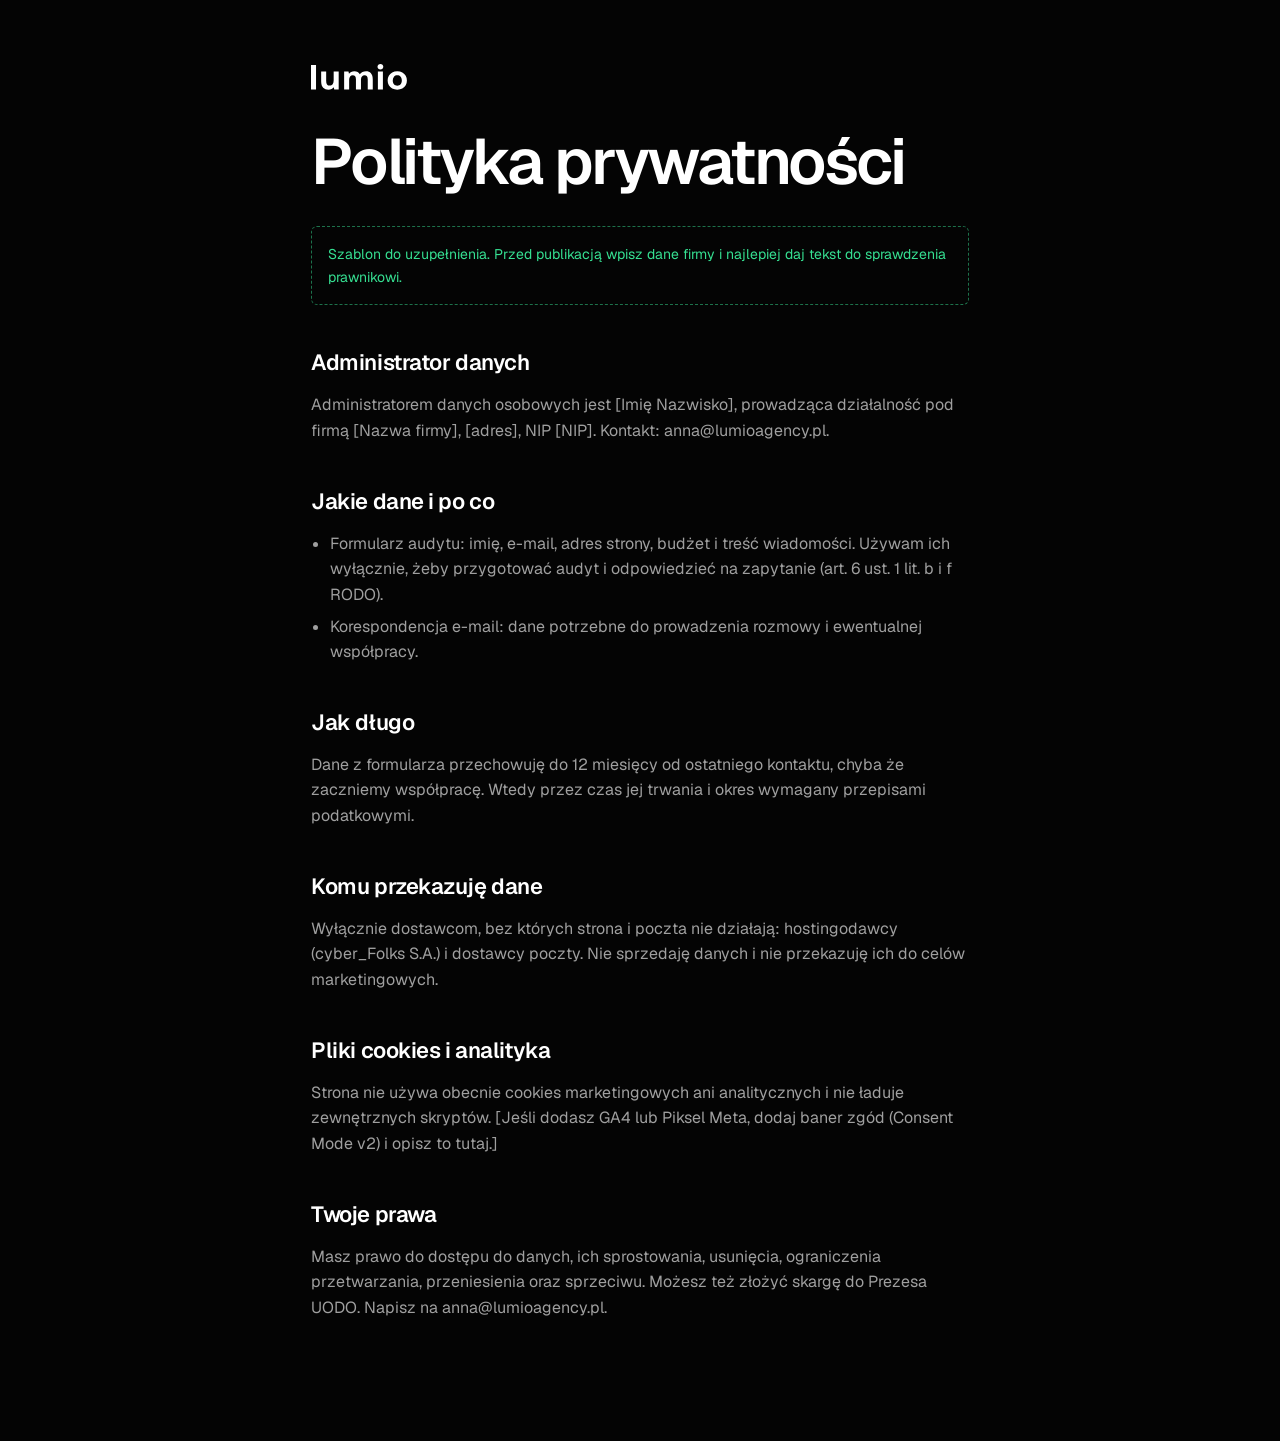
<file: polityka-prywatnosci.html>
<!doctype html>
<html lang="pl">
<head>
<meta charset="utf-8">
<meta name="viewport" content="width=device-width, initial-scale=1">
<title>Polityka prywatności | Lumio Agency</title>
<meta name="robots" content="noindex">
<link rel="icon" href="assets/favicon.svg" type="image/svg+xml">
<link rel="stylesheet" href="assets/css/style.css">
<style>
  .legal { max-width: 760px; padding: 64px var(--gutter) 120px; margin: 0 auto; }
  .legal h1 { margin: 40px 0 32px; }
  .legal h2 { font-size: 22px; font-weight: 600; letter-spacing: -.02em; margin: 40px 0 12px; }
  .legal p, .legal li { color: var(--muted); }
  .legal ul { padding-left: 1.2rem; display: grid; gap: 6px; }
  .legal .note { border: 1px dashed rgba(54,224,146,.5); padding: 16px; border-radius: 6px; color: var(--green); font-size: 14px; }
</style>
</head>
<body>
<main class="legal">
  <a href="./"><img src="assets/lumio-white.svg" alt="lumio – wróć na stronę główną" width="96"></a>
  <h1 class="h2">Polityka prywatności</h1>
  <p class="note">Szablon do uzupełnienia. Przed publikacją wpisz dane firmy i najlepiej daj tekst do sprawdzenia prawnikowi.</p>

  <h2>Administrator danych</h2>
  <p>Administratorem danych osobowych jest [Imię Nazwisko], prowadząca działalność pod firmą [Nazwa firmy], [adres], NIP [NIP]. Kontakt: <a href="mailto:anna@lumioagency.pl">anna@lumioagency.pl</a>.</p>

  <h2>Jakie dane i po co</h2>
  <ul>
    <li>Formularz audytu: imię, e-mail, adres strony, budżet i treść wiadomości. Używam ich wyłącznie, żeby przygotować audyt i odpowiedzieć na zapytanie (art. 6 ust. 1 lit. b i f RODO).</li>
    <li>Korespondencja e-mail: dane potrzebne do prowadzenia rozmowy i ewentualnej współpracy.</li>
  </ul>

  <h2>Jak długo</h2>
  <p>Dane z formularza przechowuję do 12 miesięcy od ostatniego kontaktu, chyba że zaczniemy współpracę. Wtedy przez czas jej trwania i okres wymagany przepisami podatkowymi.</p>

  <h2>Komu przekazuję dane</h2>
  <p>Wyłącznie dostawcom, bez których strona i poczta nie działają: hostingodawcy (cyber_Folks S.A.) i dostawcy poczty. Nie sprzedaję danych i nie przekazuję ich do celów marketingowych.</p>

  <h2>Pliki cookies i analityka</h2>
  <p>Strona nie używa obecnie cookies marketingowych ani analitycznych i nie ładuje zewnętrznych skryptów. [Jeśli dodasz GA4 lub Piksel Meta, dodaj baner zgód (Consent Mode v2) i opisz to tutaj.]</p>

  <h2>Twoje prawa</h2>
  <p>Masz prawo do dostępu do danych, ich sprostowania, usunięcia, ograniczenia przetwarzania, przeniesienia oraz sprzeciwu. Możesz też złożyć skargę do Prezesa UODO. Napisz na <a href="mailto:anna@lumioagency.pl">anna@lumioagency.pl</a>.</p>
</main>
</body>
</html>
</file>
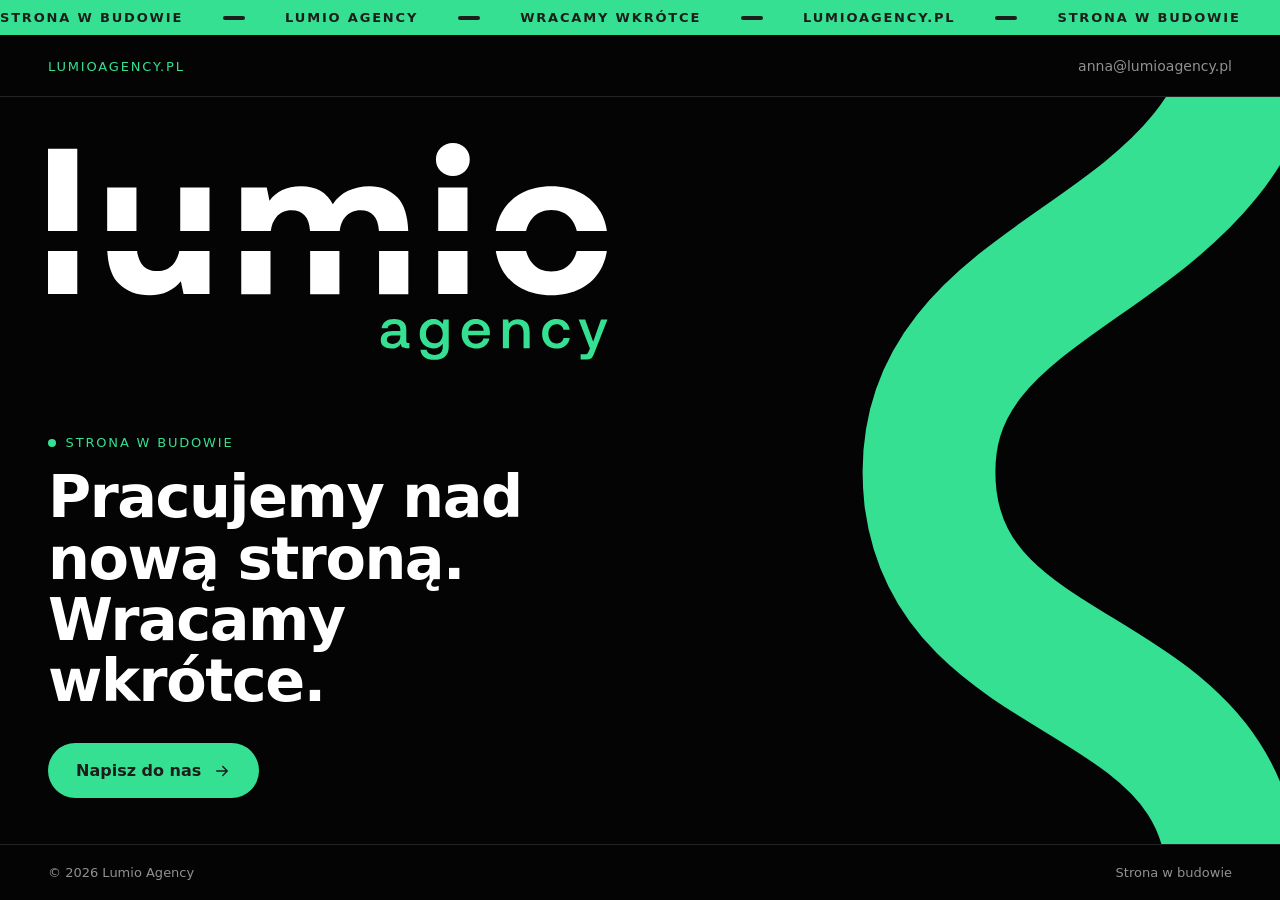
<file: w-budowie.html>
<!doctype html>
<html lang="pl">
<head>
<meta charset="utf-8">
<meta name="viewport" content="width=device-width, initial-scale=1">
<title>Lumio Agency – strona w budowie</title>
<meta name="description" content="Lumio Agency. Pracujemy nad nową stroną – wracamy wkrótce.">
<meta name="robots" content="noindex, nofollow">
<meta name="theme-color" content="#040404">
<link rel="icon" href="assets/favicon.svg" type="image/svg+xml">
<meta property="og:title" content="Lumio Agency">
<meta property="og:description" content="Pracujemy nad nową stroną – wracamy wkrótce."><style>
  :root {
    --bg: #040404;
    --ink: #ffffff;
    --muted: rgba(255,255,255,.56);
    --line: rgba(255,255,255,.12);
    --green: #36E092;
    --dark: #1D1D1B;
    --font: ui-sans-serif, system-ui, -apple-system, "Segoe UI", Roboto, "Helvetica Neue", Arial, sans-serif;
  }
  * { box-sizing: border-box; margin: 0; padding: 0; }
  html, body { height: 100%; }
  body {
    background: var(--bg);
    color: var(--ink);
    font-family: var(--font);
    -webkit-font-smoothing: antialiased;
    display: flex;
    flex-direction: column;
    min-height: 100svh;
    overflow-x: hidden;
  }
  a { color: inherit; }

  /* Pasek u góry – jak promo-bar na WaysConf */
  .ticker {
    background: var(--green);
    color: var(--dark);
    font-size: 13px;
    font-weight: 600;
    letter-spacing: .14em;
    text-transform: uppercase;
    overflow: hidden;
    white-space: nowrap;
    border-bottom: 1px solid #000;
  }
  .ticker__track {
    display: inline-flex;
    gap: 2.5rem;
    padding: 10px 0;
    animation: ticker 28s linear infinite;
  }
  .ticker__track span { display: inline-flex; align-items: center; gap: 2.5rem; }
  .ticker__track span::after {
    content: "";
    width: 22px; height: 4px; border-radius: 2px;
    background: var(--dark);
  }
  @keyframes ticker { to { transform: translateX(-50%); } }

  header {
    display: flex;
    align-items: center;
    justify-content: space-between;
    gap: 1rem;
    padding: 22px clamp(16px, 4vw, 48px);
    border-bottom: 1px solid var(--line);
  }
  header .logo { display: block; width: 104px; height: auto; }
  header a.contact {
    font-size: 14px;
    text-decoration: none;
    color: var(--muted);
    transition: color .2s;
  }
  header a.contact:hover { color: var(--green); }

  main {
    flex: 1;
    position: relative;
    display: flex;
    align-items: center;
    padding: clamp(40px, 7vw, 96px) clamp(16px, 4vw, 48px);
    overflow: hidden;
  }
  .hero { position: relative; z-index: 1; max-width: 640px; }
  .wordmark { display: block; width: min(560px, 100%); height: auto; margin-bottom: clamp(40px, 6vw, 72px); }

  .snake {
    position: absolute;
    top: 0; bottom: 0;
    right: clamp(-120px, -4vw, 0px);
    height: 100%;
    width: auto;
    aspect-ratio: 380 / 540;
    pointer-events: none;
  }
  .snake path {
    fill: none;
    stroke: var(--green);
    stroke-width: 96;
    stroke-dasharray: 1;
    stroke-dashoffset: 1;
    animation: draw 2.2s cubic-bezier(.65,0,.35,1) .2s forwards;
  }
  @keyframes draw { to { stroke-dashoffset: 0; } }
  @media (max-width: 900px) {
    .snake { opacity: .22; right: -30%; }
  }

  .badge {
    display: inline-flex;
    align-items: center;
    gap: .6rem;
    font-size: 13px;
    letter-spacing: .14em;
    text-transform: uppercase;
    color: var(--green);
    margin-bottom: 1rem;
  }
  .badge::before {
    content: "";
    width: 8px; height: 8px; border-radius: 50%;
    background: var(--green);
    box-shadow: 0 0 0 0 rgba(54,224,146,.6);
    animation: pulse 2s infinite;
  }
  @keyframes pulse {
    70% { box-shadow: 0 0 0 10px rgba(54,224,146,0); }
    100% { box-shadow: 0 0 0 0 rgba(54,224,146,0); }
  }
  h1 {
    margin-bottom: 2rem;
    font-size: clamp(30px, 4.6vw, 64px);
    line-height: 1.04;
    letter-spacing: -.025em;
    font-weight: 700;
    max-width: 14ch;
  }
  .cta {
    display: inline-flex;
    align-items: center;
    gap: .75rem;
    padding: 18px 28px;
    border-radius: 999px;
    background: var(--green);
    color: var(--dark);
    font-weight: 600;
    font-size: 16px;
    text-decoration: none;
    white-space: nowrap;
    transition: transform .2s, background .2s;
  }
  .cta:hover { background: #fff; transform: translateY(-2px); }
  .cta svg { width: 18px; height: 18px; }

  footer {
    display: flex;
    justify-content: space-between;
    flex-wrap: wrap;
    gap: .5rem 1.5rem;
    padding: 20px clamp(16px, 4vw, 48px);
    border-top: 1px solid var(--line);
    font-size: 13px;
    color: var(--muted);
  }

  @media (prefers-reduced-motion: reduce) {
    .ticker__track, .badge::before { animation: none; }
    .snake path { animation: none; stroke-dashoffset: 0; }
  }
</style>
</head>
<body>

<div class="ticker" aria-hidden="true">
  <div class="ticker__track">
    <span>Strona w budowie</span><span>Lumio Agency</span><span>Wracamy wkrótce</span><span>lumioagency.pl</span>
    <span>Strona w budowie</span><span>Lumio Agency</span><span>Wracamy wkrótce</span><span>lumioagency.pl</span>
    <span>Strona w budowie</span><span>Lumio Agency</span><span>Wracamy wkrótce</span><span>lumioagency.pl</span>
    <span>Strona w budowie</span><span>Lumio Agency</span><span>Wracamy wkrótce</span><span>lumioagency.pl</span>
  </div>
</div>

<header>
  <span class="contact" style="color:var(--green);font-size:13px;letter-spacing:.14em;text-transform:uppercase">lumioagency.pl</span>
  <a class="contact" href="mailto:anna@lumioagency.pl">anna@lumioagency.pl</a>
</header>

<main>
  <!-- Wąż: kształt z Figmy, węzeł 10:2 („Stopka mailowa – wąż”) -->
  <svg class="snake" viewBox="0 0 380 540" preserveAspectRatio="xMidYMid slice" aria-hidden="true">
    <path pathLength="1" d="M330 -80C330 130 70 110 90 290C110 450 360 400 300 640"/>
  </svg>

  <div class="hero">
    <!-- Logo: wersja 1A z Figmy (węzeł 1:2) -->
    <svg class="wordmark" viewBox="0 0 964 374" role="img" aria-label="lumio agency">
      <g fill="#fff">
<path d="M697.11 0C688.77 0 681.8 2.68004 676.21 8.04004C670.61 13.4 667.81 20.13 667.81 28.23C667.81 36.33 670.61 43.12 676.21 48.6C681.8 54.08 688.77 56.8199 697.11 56.8199C705.45 56.8199 712.35 54.08 717.83 48.6C723.31 43.12 726.05 36.33 726.05 28.23C726.05 20.13 723.31 13.4 717.83 8.04004C712.35 2.68004 705.44 0 697.11 0Z"/>
<path d="M277.99 260.13H233.33L228.68 237.98C222.25 245.61 214.75 251.56 206.17 255.85C197.59 260.14 187.11 262.279 174.73 262.28C153.291 262.28 135.78 255.67 122.21 242.45C110.074 230.636 103.362 211.739 102.071 185.75H153.239C154.55 194.882 157.124 202.23 160.97 207.8C166.8 216.26 175.8 220.48 187.95 220.48C200.1 220.48 210.34 215.78 217.25 206.37C221.335 200.808 224.21 193.934 225.879 185.75H277.99V260.13Z"/>
<path d="M962.059 185.75C960.317 197.499 956.742 208.18 951.331 217.789C943.351 231.959 932.04 242.919 917.391 250.659C902.741 258.399 885.77 262.27 866.471 262.27C847.171 262.27 830.201 258.399 815.551 250.659C800.901 242.919 789.59 231.9 781.61 217.61C776.226 207.968 772.661 197.347 770.91 185.75H823.069C825.043 193.749 828.492 200.677 833.421 206.53C841.641 216.299 852.421 221.18 866.471 221.18C880.52 221.18 891.661 216.299 899.881 206.53C904.81 200.677 908.259 193.749 910.232 185.75H962.059Z"/>
<path d="M620.29 260.499H569.91V185.75H620.29V260.499Z"/>
<path d="M501.66 260.49H451.28V185.75H501.66V260.49Z"/>
<path d="M383.03 260.48H332.65V185.75H383.03V260.48Z"/>
<path d="M50.3799 260.13H0V185.75H50.3799V260.13Z"/>
<path d="M722.12 260.13H671.74V185.75H722.12V260.13Z"/>
<path d="M50.3799 151.31H0V10.01H50.3799V151.31Z"/>
<path d="M152.22 151.31H101.84V76.4797H152.22V151.31Z"/>
<path d="M277.99 151.31H227.61V76.4905H277.99V151.31Z"/>
<path d="M553.471 74.3401C573.24 74.3403 589.32 80.8899 601.71 93.9895C612.969 105.912 619.115 125.014 620.137 151.31H569.716C568.188 127.626 557.653 115.78 538.11 115.78C527.151 115.78 518.341 119.65 511.671 127.39C506.415 133.487 503.234 141.461 502.116 151.31H451.084C449.541 127.619 438.887 115.77 419.12 115.77C408.16 115.77 399.41 119.76 392.86 127.74C387.782 133.925 384.676 141.778 383.532 151.31H332.65V76.4592H376.601L381.25 99.3293C387.44 91.4696 394.821 85.3995 403.4 81.1096C411.98 76.8198 422.701 74.5596 435.561 74.3196C461.76 74.3197 479.991 84.6898 490.23 105.409C496.89 95.3998 505.651 87.7195 516.49 82.3596C527.33 76.9998 539.651 74.3196 553.471 74.3196V74.3401Z"/>
<path d="M722.12 151.31H671.74V76.47H722.12V151.31Z"/>
<path d="M866.471 74.3293C885.77 74.3294 902.741 78.1998 917.391 85.9397C932.04 93.6797 943.351 104.7 951.331 118.99C956.803 128.788 960.398 139.486 962.118 151.31H910.342C908.388 143.12 904.904 136.039 899.881 130.07C891.661 120.31 880.29 115.42 866.471 115.42C852.651 115.42 841.641 120.31 833.421 130.07C828.398 136.039 824.914 143.12 822.96 151.31H770.84C772.566 139.534 776.155 128.759 781.61 118.99C789.58 104.7 800.901 93.6796 815.551 85.9397C830.201 78.2099 847.171 74.3293 866.471 74.3293Z"/>
      </g>
      <g fill="#36E092">
<path d="M622.17 344.27V353.37H616.65C613.42 353.37 611.1 352.69 609.68 351.34C608.26 349.98 607.55 348.01 607.55 345.43C603.8 351.11 598.35 353.95 591.18 353.95C585.63 353.95 581.17 352.66 577.81 350.08C574.45 347.5 572.77 343.95 572.77 339.43C572.77 334.33 574.58 330.41 578.19 327.66C581.81 324.92 587.07 323.54 593.98 323.54H606.48V320.54C606.48 317.76 605.51 315.58 603.57 314C601.63 312.42 598.95 311.63 595.530 311.63C592.49 311.63 589.99 312.29 588.02 313.62C586.05 314.94 584.87 316.7 584.48 318.9H574.21C574.73 313.93 576.92 310.07 580.8 307.32C584.68 304.58 589.74 303.2 596.01 303.2C602.66 303.2 607.79 304.75 611.41 307.85C615.03 310.95 616.83 315.4 616.83 321.22V340.79C616.83 343.12 617.93 344.28 620.12 344.28H622.15L622.17 344.27ZM606.48 331.29H593.5C590.27 331.29 587.79 331.92 586.04 333.18C584.3 334.44 583.42 336.3 583.42 338.75C583.42 340.88 584.24 342.59 585.89 343.88C587.54 345.17 589.78 345.82 592.62 345.82C596.95 345.82 600.32 344.66 602.74 342.33C605.16 340.01 606.4 336.91 606.47 333.03V331.29H606.48Z"/>
<path d="M689.87 303.78V351.34C689.87 358.31 687.8 363.72 683.67 367.56C679.54 371.4 673.14 373.32 664.49 373.32C657.77 373.32 652.32 371.82 648.12 368.82C643.92 365.82 641.6 361.57 641.15 356.08H651.8C652.44 358.86 653.93 361 656.26 362.52C658.59 364.04 661.59 364.8 665.27 364.8C674.76 364.8 679.51 360.18 679.51 350.95V345.43C675.89 350.85 670.5 353.57 663.34 353.57C658.82 353.57 654.78 352.55 651.23 350.52C647.68 348.49 644.9 345.58 642.9 341.8C640.9 338.02 639.9 333.55 639.9 328.38C639.9 323.21 640.92 319.02 642.95 315.21C644.98 311.4 647.78 308.45 651.33 306.35C654.88 304.25 658.88 303.2 663.34 303.2C667.08 303.2 670.31 303.94 673.03 305.43C675.74 306.92 677.94 308.95 679.62 311.53L680.78 303.78H689.88H689.87ZM675.54 340.25C678.19 337.25 679.51 333.36 679.51 328.58C679.51 323.8 678.19 319.69 675.54 316.62C672.89 313.55 669.4 312.02 665.08 312.02C660.76 312.02 657.27 313.54 654.62 316.57C651.97 319.61 650.65 323.54 650.65 328.39C650.65 333.24 651.97 337.17 654.62 340.21C657.27 343.25 660.75 344.76 665.08 344.76C669.41 344.76 672.89 343.26 675.54 340.26V340.25Z"/>
<path d="M715.2 315.26C717.23 311.42 720.07 308.45 723.72 306.35C727.37 304.25 731.55 303.2 736.26 303.2C740.97 303.2 745.25 304.17 748.9 306.11C752.55 308.05 755.42 310.79 757.52 314.34C759.62 317.89 760.7 322.06 760.76 326.84C760.76 328.13 760.66 329.46 760.47 330.81H723.08V331.39C723.34 335.72 724.69 339.14 727.15 341.66C729.6 344.18 732.86 345.44 736.93 345.44C740.16 345.44 742.87 344.68 745.07 343.16C747.26 341.64 748.72 339.5 749.43 336.72H759.89C758.98 341.76 756.55 345.89 752.58 349.12C748.61 352.35 743.65 353.96 737.71 353.96C732.54 353.96 728.04 352.91 724.2 350.81C720.36 348.71 717.39 345.76 715.29 341.95C713.19 338.14 712.14 333.72 712.14 328.68C712.14 323.64 713.16 319.11 715.19 315.26H715.2ZM750.12 323.15C749.67 319.53 748.23 316.71 745.81 314.67C743.39 312.64 740.34 311.62 736.66 311.62C733.24 311.62 730.28 312.67 727.8 314.77C725.31 316.87 723.88 319.66 723.49 323.15H750.13H750.12Z"/>
<path d="M823.59 308.63C827.3 312.25 829.16 318.06 829.16 326.06V353.37H818.6V326.64C818.6 321.93 817.6 318.34 815.6 315.89C813.6 313.44 810.66 312.21 806.79 312.21C802.66 312.21 799.41 313.65 797.06 316.52C794.7 319.39 793.52 323.35 793.52 328.39V353.38H783.06V303.79H792.16L793.32 310.28C797.06 305.57 802.36 303.21 809.2 303.21C815.08 303.21 819.87 305.02 823.58 308.63H823.59Z"/>
<path d="M890.76 349.06C886.76 352.32 881.62 353.95 875.36 353.95C870.45 353.95 866.12 352.9 862.38 350.8C858.63 348.7 855.75 345.72 853.71 341.84C851.68 337.97 850.66 333.51 850.66 328.47C850.66 323.43 851.69 319.01 853.76 315.2C855.83 311.39 858.75 308.44 862.53 306.34C866.31 304.24 870.68 303.19 875.65 303.19C881.85 303.19 886.92 304.82 890.86 308.08C894.8 311.34 897.25 315.78 898.22 321.4H887.47C886.76 318.56 885.34 316.3 883.21 314.62C881.08 312.94 878.46 312.1 875.36 312.1C871.16 312.1 867.79 313.62 865.24 316.65C862.69 319.69 861.41 323.62 861.41 328.47C861.41 333.32 862.68 337.37 865.24 340.43C867.79 343.5 871.16 345.03 875.36 345.03C878.59 345.03 881.27 344.18 883.4 342.46C885.53 340.75 886.92 338.44 887.57 335.53H898.22C897.25 341.28 894.76 345.78 890.76 349.04V349.06Z"/>
<path d="M924.65 303.78L938.5 342.04L951.96 303.78H963.1L940.63 361.12C939.47 364.09 938.4 366.37 937.43 367.95C936.46 369.53 935.27 370.73 933.85 371.53C932.43 372.34 930.52 372.74 928.14 372.74H916.9V363.54H924.26C926.26 363.54 927.65 363.23 928.43 362.62C929.2 362.01 930.01 360.63 930.85 358.5L932.88 353.75L913.51 303.77H924.65V303.78Z"/>
      </g>
    </svg>

    <p class="badge">Strona w budowie</p>
    <h1>Pracujemy nad nową stroną. Wracamy wkrótce.</h1>
    <a class="cta" href="mailto:anna@lumioagency.pl">
      Napisz do nas
      <svg viewBox="0 0 24 24" fill="none" stroke="currentColor" stroke-width="2" stroke-linecap="round" stroke-linejoin="round" aria-hidden="true"><path d="M5 12h14M13 6l6 6-6 6"/></svg>
    </a>
  </div>
</main>

<footer>
  <span>© <span id="y">2026</span> Lumio Agency</span>
  <span>Strona w budowie</span>
</footer>

<script>document.getElementById('y').textContent = new Date().getFullYear();</script>
</body>
</html>
</file>
<file: assets/css/style.css>
/* =========================================================
   Lumio Agency — design system
   Baza: struktura i rytm WaysConf (czerń, ciasna typografia,
   ciemne karty, chipy, organiczny kształt w tle) + brand Lumio
   (zieleń #36E092, ciemny #1D1D1B, wąż z Figmy węzeł 10:2).
   ========================================================= */

@font-face {
  font-family: "Geist";
  src: url("../fonts/Geist-Variable.woff2") format("woff2");
  font-weight: 100 900;
  font-display: swap;
}

:root {
  --bg: #040404;
  --bg-2: #0b0b0b;
  --surface: #111111;
  --surface-2: #171717;
  --line: rgba(255, 255, 255, .10);
  --line-2: rgba(255, 255, 255, .18);
  --ink: #ffffff;
  --muted: rgba(255, 255, 255, .62);
  --faint: rgba(255, 255, 255, .40);
  --green: #36E092;
  --green-ink: #1D1D1B;
  --green-soft: rgba(54, 224, 146, .12);
  --radius: 4px;
  --radius-lg: 10px;
  --gutter: clamp(16px, 4vw, 56px);
  --max: 1320px;
  --font: "Geist", ui-sans-serif, system-ui, -apple-system, "Segoe UI", Roboto, Arial, sans-serif;
  --ease: cubic-bezier(.22, .8, .24, 1);
}

*, *::before, *::after { box-sizing: border-box; }
* { margin: 0; padding: 0; }
html { scroll-behavior: smooth; scroll-padding-top: 88px; overflow-x: clip; }
body {
  background: var(--bg);
  color: var(--ink);
  font-family: var(--font);
  font-size: 16px;
  line-height: 1.6;
  -webkit-font-smoothing: antialiased;
  text-rendering: optimizeLegibility;
  overflow-x: hidden;
}
img, svg { display: block; max-width: 100%; }
img { height: auto; }
a { color: inherit; text-decoration: none; }
button, input, select, textarea { font: inherit; color: inherit; }
::selection { background: var(--green); color: var(--green-ink); }
:focus-visible { outline: 2px solid var(--green); outline-offset: 3px; border-radius: 2px; }

.wrap { width: 100%; max-width: var(--max); margin: 0 auto; padding: 0 var(--gutter); }
.sr-only { position: absolute; width: 1px; height: 1px; overflow: hidden; clip: rect(0 0 0 0); white-space: nowrap; }

/* ---------- Typografia ---------- */
.eyebrow {
  display: inline-flex; align-items: center; gap: .6rem;
  font-size: 12px; font-weight: 500; letter-spacing: .16em; text-transform: uppercase;
  color: var(--green);
}
.eyebrow::before { content: ""; width: 18px; height: 3px; border-radius: 2px; background: currentColor; }
.h1, .h2, .h3 { font-weight: 600; letter-spacing: -.035em; line-height: 1; }
.h1 { font-size: clamp(44px, 7.4vw, 112px); }
.h2 { font-size: clamp(34px, 5vw, 72px); }
.h3 { font-size: clamp(22px, 2vw, 28px); letter-spacing: -.02em; line-height: 1.15; }
.lead { font-size: clamp(17px, 1.5vw, 21px); color: var(--muted); line-height: 1.5; max-width: 58ch; }
.green { color: var(--green); }
.muted { color: var(--muted); }

/* ---------- Przyciski i chipy ---------- */
.btn {
  --b: var(--ink);
  display: inline-flex; align-items: center; justify-content: center; gap: .6rem;
  padding: 16px 24px; border-radius: var(--radius);
  font-size: 15px; font-weight: 600; letter-spacing: -.01em; line-height: 1;
  border: 1px solid transparent; cursor: pointer; white-space: nowrap;
  transition: transform .25s var(--ease), background .25s, color .25s, border-color .25s;
}
.btn svg { width: 16px; height: 16px; transition: transform .25s var(--ease); }
.btn:hover svg { transform: translateX(3px); }
.btn--primary { background: var(--green); color: var(--green-ink); }
.btn--primary:hover { background: #fff; }
.btn--light { background: #fff; color: #000; }
.btn--light:hover { background: var(--green); }
.btn--ghost { border-color: var(--line-2); color: var(--ink); }
.btn--ghost:hover { border-color: var(--green); color: var(--green); }
.btn--sm { padding: 11px 16px; font-size: 14px; }

.chips { display: flex; flex-wrap: wrap; gap: 8px; }
.chip {
  display: inline-flex; align-items: center; gap: .45rem;
  padding: 6px 10px; border: 1px solid var(--line-2); border-radius: var(--radius);
  font-size: 11px; font-weight: 500; letter-spacing: .14em; text-transform: uppercase; color: var(--muted);
}
.chip--green { border-color: rgba(54,224,146,.4); color: var(--green); }

/* ---------- Pasek u góry (jak promo-bar WaysConf) ---------- */
.ticker { background: var(--green); color: var(--green-ink); overflow: hidden; white-space: nowrap; }
.ticker a { display: block; }
.ticker__track { display: inline-flex; animation: ticker 40s linear infinite; }
.ticker__item {
  display: inline-flex; align-items: center; gap: 1.5rem; padding: 10px 1.5rem 10px 0;
  font-size: 12px; font-weight: 600; letter-spacing: .14em; text-transform: uppercase;
}
.ticker__item::after { content: ""; width: 22px; height: 4px; border-radius: 2px; background: currentColor; }
.ticker:hover .ticker__track { animation-play-state: paused; }
@keyframes ticker { to { transform: translateX(-50%); } }

/* ---------- Nawigacja ---------- */
.nav {
  position: sticky; top: 0; z-index: 50;
  background: rgba(4, 4, 4, .72);
  backdrop-filter: saturate(140%) blur(14px); -webkit-backdrop-filter: saturate(140%) blur(14px);
  border-bottom: 1px solid transparent; transition: border-color .3s;
}
.nav.is-scrolled { border-bottom-color: var(--line); }
.nav__inner { display: flex; align-items: center; justify-content: space-between; gap: 1.5rem; height: 72px; }
.nav__logo img { width: 96px; height: auto; }
.nav__links { display: flex; gap: 2rem; font-size: 15px; color: var(--muted); }
.nav__links a { transition: color .2s; }
.nav__links a:hover { color: var(--ink); }
.nav__cta { display: flex; align-items: center; gap: .75rem; }
.nav__burger { display: none; width: 44px; height: 44px; border: 0; background: none; cursor: pointer; }
.nav__burger span { display: block; width: 26px; height: 2px; background: #fff; margin: 6px auto; transition: transform .3s var(--ease), opacity .3s; }
.nav.is-open .nav__burger span:nth-child(1) { transform: translateY(8px) rotate(45deg); }
.nav.is-open .nav__burger span:nth-child(2) { opacity: 0; }
.nav.is-open .nav__burger span:nth-child(3) { transform: translateY(-8px) rotate(-45deg); }
@media (max-width: 960px) {
  .nav__links {
    position: fixed; inset: 72px 0 auto 0; flex-direction: column; gap: 0;
    background: var(--bg); border-bottom: 1px solid var(--line);
    padding: 8px var(--gutter) 24px; font-size: 22px; color: var(--ink);
    transform: translateY(-8px); opacity: 0; pointer-events: none;
    transition: opacity .25s, transform .25s var(--ease);
  }
  .nav__links a { padding: 14px 0; border-bottom: 1px solid var(--line); }
  .nav.is-open .nav__links { opacity: 1; transform: none; pointer-events: auto; }
  .nav__burger { display: block; }
  .nav__cta .btn { display: none; }
}

/* ---------- Wąż ---------- */
.snake path {
  fill: none; stroke: var(--green); stroke-width: 96; stroke-linecap: butt;
  stroke-dasharray: 1; stroke-dashoffset: var(--draw, 1);
}
.snake--intro path { animation: snake-draw 2.4s var(--ease) .15s forwards; }
@keyframes snake-draw { to { stroke-dashoffset: 0; } }

/* ---------- Hero ---------- */
.hero { position: relative; overflow: hidden; padding: clamp(56px, 9vw, 140px) 0 clamp(48px, 7vw, 96px); }
.hero .snake {
  position: absolute; z-index: 0; pointer-events: none;
  top: -4%; left: max(57%, 760px); height: 108%; width: auto; aspect-ratio: 380 / 540;
}
.hero__glow {
  position: absolute; z-index: 0; width: 60vw; height: 60vw; right: -10vw; top: -20vw;
  background: radial-gradient(closest-side, rgba(54,224,146,.16), transparent 70%);
  pointer-events: none;
}
.hero__content { position: relative; z-index: 1; }
.hero__content > * { max-width: 760px; }
.hero .chips { margin-bottom: 28px; }
.hero h1 { font-size: clamp(44px, 6.6vw, 100px); max-width: 11.5ch; margin-bottom: 28px; }
.hero h1 em { font-style: normal; color: var(--green); }
.hero .lead { margin-bottom: 36px; }
.hero__ctas { display: flex; flex-wrap: wrap; gap: 12px; margin-bottom: 40px; }
.hero__proof { display: flex; flex-wrap: wrap; gap: 10px 28px; font-size: 14px; color: var(--muted); }
.hero__proof li { list-style: none; display: inline-flex; align-items: center; gap: .5rem; }
.hero__proof svg { width: 16px; height: 16px; color: var(--green); flex: none; }
@media (max-width: 1100px) {
  .hero .snake { left: auto; right: -30%; opacity: .22; }
}

/* ---------- Pasek ocen / faktów (jak WaysConf rating strip) ---------- */
.facts {
  display: grid; grid-template-columns: repeat(4, 1fr);
  border: 1px solid var(--line); border-radius: var(--radius-lg); background: var(--bg-2);
  position: relative; z-index: 1;
}
.fact { padding: 22px 24px; border-left: 1px solid var(--line); }
.fact:first-child { border-left: 0; }
.fact strong { display: block; font-size: clamp(26px, 2.6vw, 36px); font-weight: 600; letter-spacing: -.03em; line-height: 1.1; }
.fact span { font-size: 14px; color: var(--muted); }
@media (max-width: 800px) {
  .facts { grid-template-columns: 1fr 1fr; }
  .fact:nth-child(3) { border-left: 0; }
  .fact:nth-child(n+3) { border-top: 1px solid var(--line); }
}

/* ---------- Sekcje ---------- */
.section { position: relative; padding: clamp(80px, 11vw, 160px) 0; }
.section--line { border-top: 1px solid var(--line); }
.section__head { display: grid; grid-template-columns: 1fr 1fr; gap: 32px 64px; align-items: end; margin-bottom: clamp(40px, 6vw, 72px); }
.section__head .eyebrow { grid-column: 1 / -1; }
.section__head--center { grid-template-columns: 1fr; text-align: center; justify-items: center; }
.section__head--center .lead { margin: 0 auto; }
@media (max-width: 860px) { .section__head { grid-template-columns: 1fr; } }

/* ---------- Logo marek ---------- */
.logos { padding: 40px 0 8px; }
.logos__label { font-size: 13px; color: var(--faint); margin-bottom: 20px; }
.logos__row { overflow: hidden; mask-image: linear-gradient(90deg, transparent, #000 10%, #000 90%, transparent); }
.logos__track { display: flex; gap: 16px; width: max-content; animation: ticker 45s linear infinite; }
.logos__row:hover .logos__track { animation-play-state: paused; }
/* Slot na logo: wstaw <img src="assets/logos/nazwa.svg" alt="Marka"> zamiast <span> */
.logo-slot {
  display: grid; place-items: center; width: 200px; height: 88px; flex: none;
  border: 1px dashed var(--line-2); border-radius: var(--radius-lg);
  font-size: 12px; letter-spacing: .14em; text-transform: uppercase; color: var(--faint);
}
.logo-slot img { max-width: 140px; max-height: 44px; width: auto; filter: grayscale(1) brightness(1.8); opacity: .75; transition: opacity .3s, filter .3s; }
.logo-slot:hover img { opacity: 1; filter: none; }
.logo-slot:has(img) { border-style: solid; border-color: var(--line); }

/* ---------- Karty ---------- */
.grid { display: grid; gap: 16px; }
.grid--2 { grid-template-columns: repeat(2, 1fr); }
.grid--3 { grid-template-columns: repeat(3, 1fr); }
.grid--4 { grid-template-columns: repeat(4, 1fr); }
@media (max-width: 1080px) { .grid--4 { grid-template-columns: repeat(2, 1fr); } }
@media (max-width: 860px) { .grid--2, .grid--3, .grid--4 { grid-template-columns: 1fr; } }

.card {
  position: relative; overflow: hidden; isolation: isolate;
  background: var(--surface); border: 1px solid var(--line); border-radius: var(--radius-lg);
  padding: clamp(24px, 2.6vw, 36px);
  transition: border-color .3s, transform .4s var(--ease);
}
.card::before { /* delikatna poświata za kursorem */
  content: ""; position: absolute; inset: 0; z-index: -1; opacity: 0; transition: opacity .35s;
  background: radial-gradient(420px circle at var(--mx, 50%) var(--my, 50%), rgba(54,224,146,.10), transparent 60%);
}
.card:hover { border-color: rgba(54,224,146,.35); }
.card:hover::before { opacity: 1; }
.card__icon {
  width: 48px; height: 48px; border-radius: var(--radius); display: grid; place-items: center;
  background: var(--green-soft); color: var(--green); margin-bottom: 28px;
}
.card__icon svg { width: 24px; height: 24px; }
.card h3 { margin-bottom: 12px; }
.card p { color: var(--muted); }
.card .chips { margin-top: 24px; }
.card__num { font-size: 13px; color: var(--faint); letter-spacing: .14em; margin-bottom: 40px; display: block; }

/* problem */
.pain { display: flex; gap: 16px; align-items: flex-start; }
.pain__x { flex: none; width: 28px; height: 28px; border-radius: 50%; display: grid; place-items: center; border: 1px solid var(--line-2); color: var(--faint); font-size: 14px; }
.pain h3 { font-size: 20px; margin-bottom: 6px; }

/* ---------- Usługi: duża karta ---------- */
.service { display: flex; flex-direction: column; min-height: 100%; }
.service ul { list-style: none; margin-top: 20px; display: grid; gap: 10px; }
.service li { display: flex; gap: 10px; color: var(--muted); font-size: 15px; }
.service li::before { content: ""; flex: none; width: 6px; height: 6px; margin-top: 9px; border-radius: 50%; background: var(--green); }
.service--feature { background: var(--green); color: var(--green-ink); border-color: var(--green); }
.service--feature p, .service--feature li { color: rgba(29,29,27,.8); }
.service--feature li::before { background: var(--green-ink); }
.service--feature .card__icon { background: rgba(29,29,27,.1); color: var(--green-ink); }
.service--feature .chip { border-color: rgba(29,29,27,.3); color: var(--green-ink); }
.service--feature::before { display: none; }
.service--feature .btn { margin-top: auto; }
.service--feature .btn--dark { background: var(--green-ink); color: #fff; }
.service--feature .btn--dark:hover { background: #000; }
.service__foot { margin-top: auto; padding-top: 28px; }

/* ---------- Proces z wężem ---------- */
.process { position: relative; overflow: hidden; }
.process__snake {
  position: absolute; left: 50%; top: -40px; height: 100%; width: auto; aspect-ratio: 380 / 1500;
  transform: translateX(-50%); z-index: 0; pointer-events: none; opacity: .9;
}
.process__snake path { stroke-width: 64; }
.steps { position: relative; display: grid; gap: 24px; }
.steps > .step { position: relative; z-index: 1; }
.step {
  display: grid; grid-template-columns: 1fr 1fr; gap: 24px; align-items: center;
}
.step .card { max-width: 520px; }
.step:nth-of-type(even) .card { grid-column: 2; justify-self: end; }
.step:nth-of-type(odd) .card { justify-self: start; }
.step__time { display: inline-block; margin-bottom: 18px; }
@media (max-width: 860px) {
  .process__snake { left: auto; right: -160px; transform: none; opacity: .22; }
  .step { grid-template-columns: 1fr; }
  .step:nth-of-type(even) .card { grid-column: 1; justify-self: stretch; }
  .step .card { max-width: none; }
}

/* ---------- Wyniki ---------- */
.case { display: flex; flex-direction: column; gap: 20px; min-height: 100%; }
.case__metric { font-size: clamp(48px, 5vw, 72px); font-weight: 600; letter-spacing: -.045em; line-height: 1; color: var(--green); }
.case__label { color: var(--muted); font-size: 15px; }
.case__body { color: var(--muted); font-size: 15px; border-top: 1px solid var(--line); padding-top: 20px; margin-top: auto; }
.case__brand { display: flex; align-items: center; justify-content: space-between; gap: 12px; }
.case__logo { width: 120px; height: 36px; border: 1px dashed var(--line-2); border-radius: var(--radius); display: grid; place-items: center; font-size: 10px; letter-spacing: .14em; color: var(--faint); text-transform: uppercase; }
.placeholder { outline: 1px dashed rgba(54,224,146,.45); outline-offset: 3px; border-radius: 2px; }

/* ---------- Porównanie ---------- */
.compare { border: 1px solid var(--line); border-radius: var(--radius-lg); overflow: hidden; }
.compare__row { display: grid; grid-template-columns: 1.1fr 1fr 1fr; border-top: 1px solid var(--line); }
.compare__row:first-child { border-top: 0; }
.compare__row > div { padding: 18px 24px; font-size: 15px; }
.compare__row > div:nth-child(2) { color: var(--faint); border-left: 1px solid var(--line); }
.compare__row > div:nth-child(3) { background: var(--green-soft); border-left: 1px solid rgba(54,224,146,.3); }
.compare__head > div { font-size: 12px !important; letter-spacing: .14em; text-transform: uppercase; color: var(--muted) !important; font-weight: 500; }
.compare__head > div:nth-child(3) { color: var(--green) !important; }
.compare__row .yes { display: inline-flex; gap: .5rem; align-items: flex-start; }
.compare__row .yes svg { width: 18px; height: 18px; color: var(--green); flex: none; margin-top: 2px; }
@media (max-width: 720px) {
  .compare__row { grid-template-columns: 1fr 1fr; }
  .compare__row > div:first-child { grid-column: 1 / -1; padding-bottom: 4px; font-weight: 600; }
  .compare__row > div:nth-child(2) { border-left: 0; }
  .compare__head > div:first-child { display: none; }
}

/* ---------- Cennik ---------- */
.price { display: flex; flex-direction: column; gap: 20px; }
.price__name { font-size: 13px; letter-spacing: .14em; text-transform: uppercase; color: var(--muted); }
.price__amount { font-size: clamp(36px, 3.4vw, 48px); font-weight: 600; letter-spacing: -.04em; line-height: 1; }
.price__amount small { font-size: 15px; color: var(--muted); font-weight: 400; letter-spacing: 0; }
.price__for { color: var(--muted); font-size: 15px; min-height: 3em; }
.price ul { list-style: none; display: grid; gap: 10px; padding-top: 20px; border-top: 1px solid var(--line); }
.price li { display: flex; gap: 10px; font-size: 15px; }
.price li svg { width: 18px; height: 18px; color: var(--green); flex: none; margin-top: 3px; }
.price .btn { margin-top: auto; }
.price--hot { border-color: var(--green); box-shadow: 0 0 0 1px var(--green), 0 30px 80px -40px rgba(54,224,146,.45); }
.price__badge { position: absolute; top: 20px; right: 20px; }
.pricing-note { margin-top: 24px; font-size: 14px; color: var(--faint); text-align: center; }

/* ---------- O mnie ---------- */
.about { display: grid; grid-template-columns: 5fr 7fr; gap: clamp(32px, 6vw, 96px); align-items: center; }
.about__photo {
  position: relative; aspect-ratio: 4 / 5; border-radius: var(--radius-lg); overflow: hidden;
  background: var(--surface); border: 1px dashed var(--line-2); display: grid; place-items: center;
  color: var(--faint); font-size: 12px; letter-spacing: .14em; text-transform: uppercase;
}
.about__photo img { position: absolute; inset: 0; width: 100%; height: 100%; object-fit: cover; }
.about__photo .snake { position: absolute; bottom: -20%; right: -30%; height: 70%; width: auto; aspect-ratio: 380/540; opacity: .95; }
.about h2 { margin-bottom: 24px; }
.about p + p { margin-top: 16px; }
.about .chips { margin-top: 32px; }
.badges { display: flex; flex-wrap: wrap; gap: 12px; margin-top: 28px; }
.badge-slot { width: 150px; height: 64px; border: 1px dashed var(--line-2); border-radius: var(--radius); display: grid; place-items: center; text-align: center; font-size: 11px; color: var(--faint); padding: 6px; line-height: 1.3; }
@media (max-width: 860px) { .about { grid-template-columns: 1fr; } .about__photo { max-width: 420px; } }

/* ---------- Opinie ---------- */
.quote { display: flex; flex-direction: column; gap: 24px; min-height: 100%; }
.quote blockquote { font-size: 19px; line-height: 1.5; letter-spacing: -.01em; }
.quote figcaption { margin-top: auto; display: flex; gap: 12px; align-items: center; font-size: 14px; color: var(--muted); }
.quote__avatar { width: 44px; height: 44px; border-radius: 50%; border: 1px dashed var(--line-2); flex: none; }

/* ---------- FAQ ---------- */
.faq { max-width: 880px; margin: 0 auto; border-top: 1px solid var(--line); }
.faq details { border-bottom: 1px solid var(--line); }
.faq summary {
  list-style: none; cursor: pointer; display: flex; justify-content: space-between; gap: 24px; align-items: center;
  padding: 26px 0; font-size: clamp(18px, 1.6vw, 22px); font-weight: 500; letter-spacing: -.015em;
}
.faq summary::-webkit-details-marker { display: none; }
.faq summary::after {
  content: ""; flex: none; width: 14px; height: 14px; transition: transform .3s var(--ease);
  background: linear-gradient(var(--green), var(--green)) center/100% 2px no-repeat, linear-gradient(var(--green), var(--green)) center/2px 100% no-repeat;
}
.faq details[open] summary::after { transform: rotate(45deg); }
.faq details p { padding: 0 48px 26px 0; color: var(--muted); }

/* ---------- CTA + formularz ---------- */
.cta-block {
  position: relative; overflow: hidden; border-radius: 16px; background: var(--surface);
  border: 1px solid var(--line); padding: clamp(32px, 6vw, 80px);
  display: grid; grid-template-columns: 1fr 1fr; gap: clamp(32px, 5vw, 72px);
}
.cta-block .snake { position: absolute; left: -90px; bottom: -40%; height: 120%; width: auto; aspect-ratio: 380/540; opacity: .14; transform: scaleX(-1); pointer-events: none; }
.cta-block > * { position: relative; }
.cta-block h2 { margin: 20px 0 24px; }
.cta-list { list-style: none; display: grid; gap: 14px; margin-top: 32px; }
.cta-list li { display: flex; gap: 12px; color: var(--muted); }
.cta-list li b { color: var(--ink); font-weight: 600; }
.cta-list svg { width: 20px; height: 20px; color: var(--green); flex: none; margin-top: 2px; }
@media (max-width: 900px) { .cta-block { grid-template-columns: 1fr; } }

.form { display: grid; gap: 14px; align-content: start; }
.form__row { display: grid; grid-template-columns: 1fr 1fr; gap: 14px; }
@media (max-width: 560px) { .form__row { grid-template-columns: 1fr; } }
.field { display: grid; gap: 6px; }
.field label { font-size: 13px; color: var(--muted); }
.field input, .field select, .field textarea {
  width: 100%; padding: 14px 16px; border-radius: var(--radius);
  background: var(--bg); border: 1px solid var(--line-2); outline: none;
  transition: border-color .2s, box-shadow .2s;
}
.field textarea { min-height: 96px; resize: vertical; }
.field select { appearance: none; background-image: linear-gradient(45deg, transparent 50%, var(--muted) 50%), linear-gradient(135deg, var(--muted) 50%, transparent 50%); background-position: calc(100% - 20px) 50%, calc(100% - 15px) 50%; background-size: 5px 5px; background-repeat: no-repeat; }
.field input:focus, .field select:focus, .field textarea:focus { border-color: var(--green); box-shadow: 0 0 0 3px rgba(54,224,146,.15); }
.toggle-group { display: flex; flex-wrap: wrap; gap: 8px; }
.toggle-group input { position: absolute; opacity: 0; pointer-events: none; }
.toggle-group label {
  cursor: pointer; padding: 10px 14px; border-radius: var(--radius); border: 1px solid var(--line-2);
  font-size: 14px; color: var(--muted); transition: all .2s;
}
.toggle-group input:checked + label { border-color: var(--green); color: var(--green); background: var(--green-soft); }
.toggle-group input:focus-visible + label { outline: 2px solid var(--green); outline-offset: 2px; }
.form__consent { font-size: 12px; color: var(--faint); line-height: 1.5; }
.form__consent a { text-decoration: underline; }
.form .btn { width: 100%; padding: 18px; font-size: 16px; }
.form__status { font-size: 14px; min-height: 1.4em; }
.form__status.ok { color: var(--green); }
.form__status.err { color: #ff8a80; }
.hp { position: absolute; left: -9999px; }

/* ---------- Stopka ---------- */
.footer { border-top: 1px solid var(--line); padding: 64px 0 32px; color: var(--muted); font-size: 14px; }
.footer__top { display: grid; grid-template-columns: 2fr 1fr 1fr 1fr; gap: 40px; margin-bottom: 56px; align-items: start; }
.footer__top h4 { font-size: 12px; font-weight: 500; letter-spacing: .14em; text-transform: uppercase; color: var(--faint); margin-bottom: 16px; }
.footer__top ul { list-style: none; display: grid; gap: 10px; }
.footer__top a:hover { color: var(--green); }
.footer__brand img { width: 200px; margin-bottom: 20px; }
.footer__bottom { display: flex; justify-content: space-between; flex-wrap: wrap; gap: 12px; padding-top: 24px; border-top: 1px solid var(--line); color: var(--faint); font-size: 13px; }
@media (max-width: 860px) { .footer__top { grid-template-columns: 1fr 1fr; } .footer__brand { grid-column: 1 / -1; } }

/* ---------- Mobilny pasek CTA ---------- */
.mobile-cta {
  position: fixed; left: 12px; right: 12px; bottom: 12px; z-index: 60; display: none;
  transform: translateY(140%); transition: transform .4s var(--ease);
}
.mobile-cta.is-visible { transform: none; }
.mobile-cta .btn { width: 100%; box-shadow: 0 16px 40px rgba(0,0,0,.6); }
@media (max-width: 760px) { .mobile-cta { display: block; } }

/* ---------- Animacje wejścia (delikatne) ---------- */
.reveal { opacity: 0; transform: translateY(24px); transition: opacity .9s var(--ease), transform .9s var(--ease); transition-delay: var(--d, 0s); }
.reveal.is-in { opacity: 1; transform: none; }
.no-js .reveal { opacity: 1; transform: none; }

@media (prefers-reduced-motion: reduce) {
  html { scroll-behavior: auto; }
  .ticker__track, .logos__track { animation: none; }
  .snake--intro path { animation: none; stroke-dashoffset: 0; }
  .snake path { stroke-dashoffset: 0 !important; }
  .reveal { opacity: 1; transform: none; transition: none; }
}
</file>
